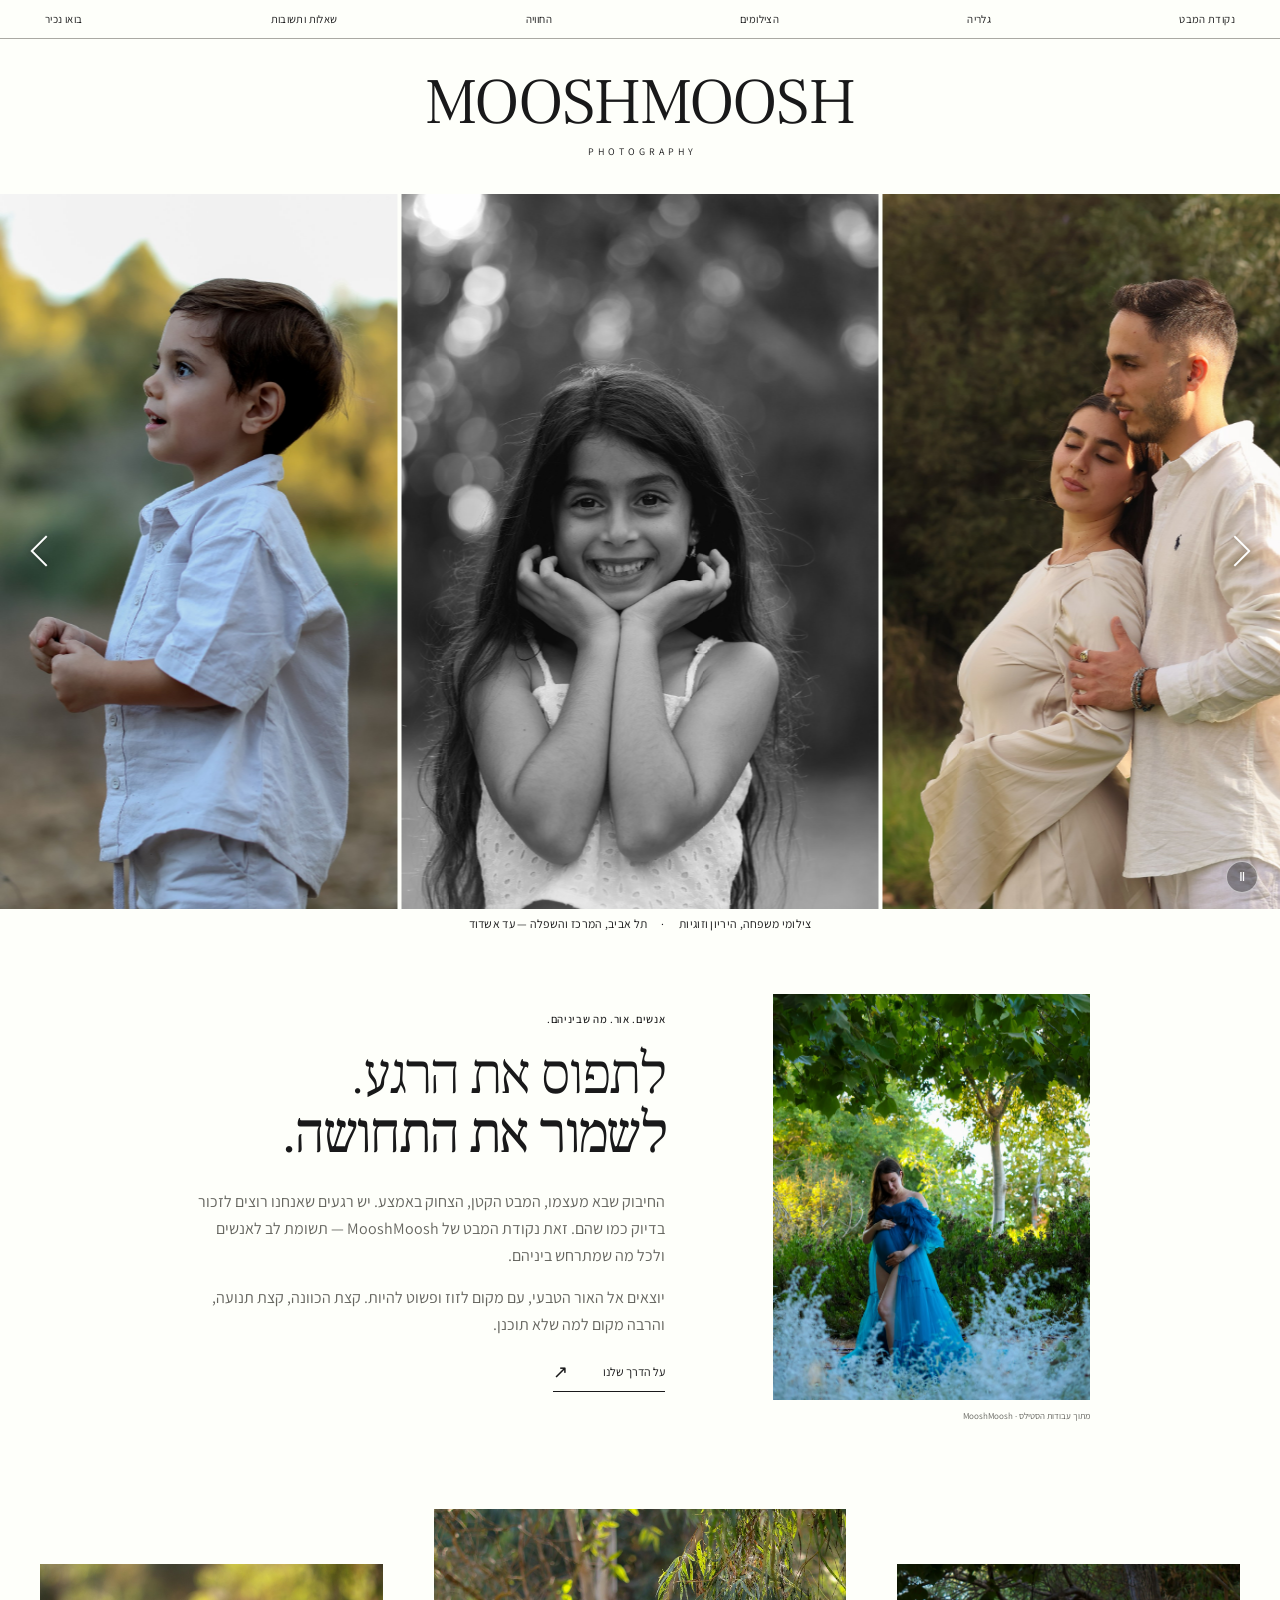
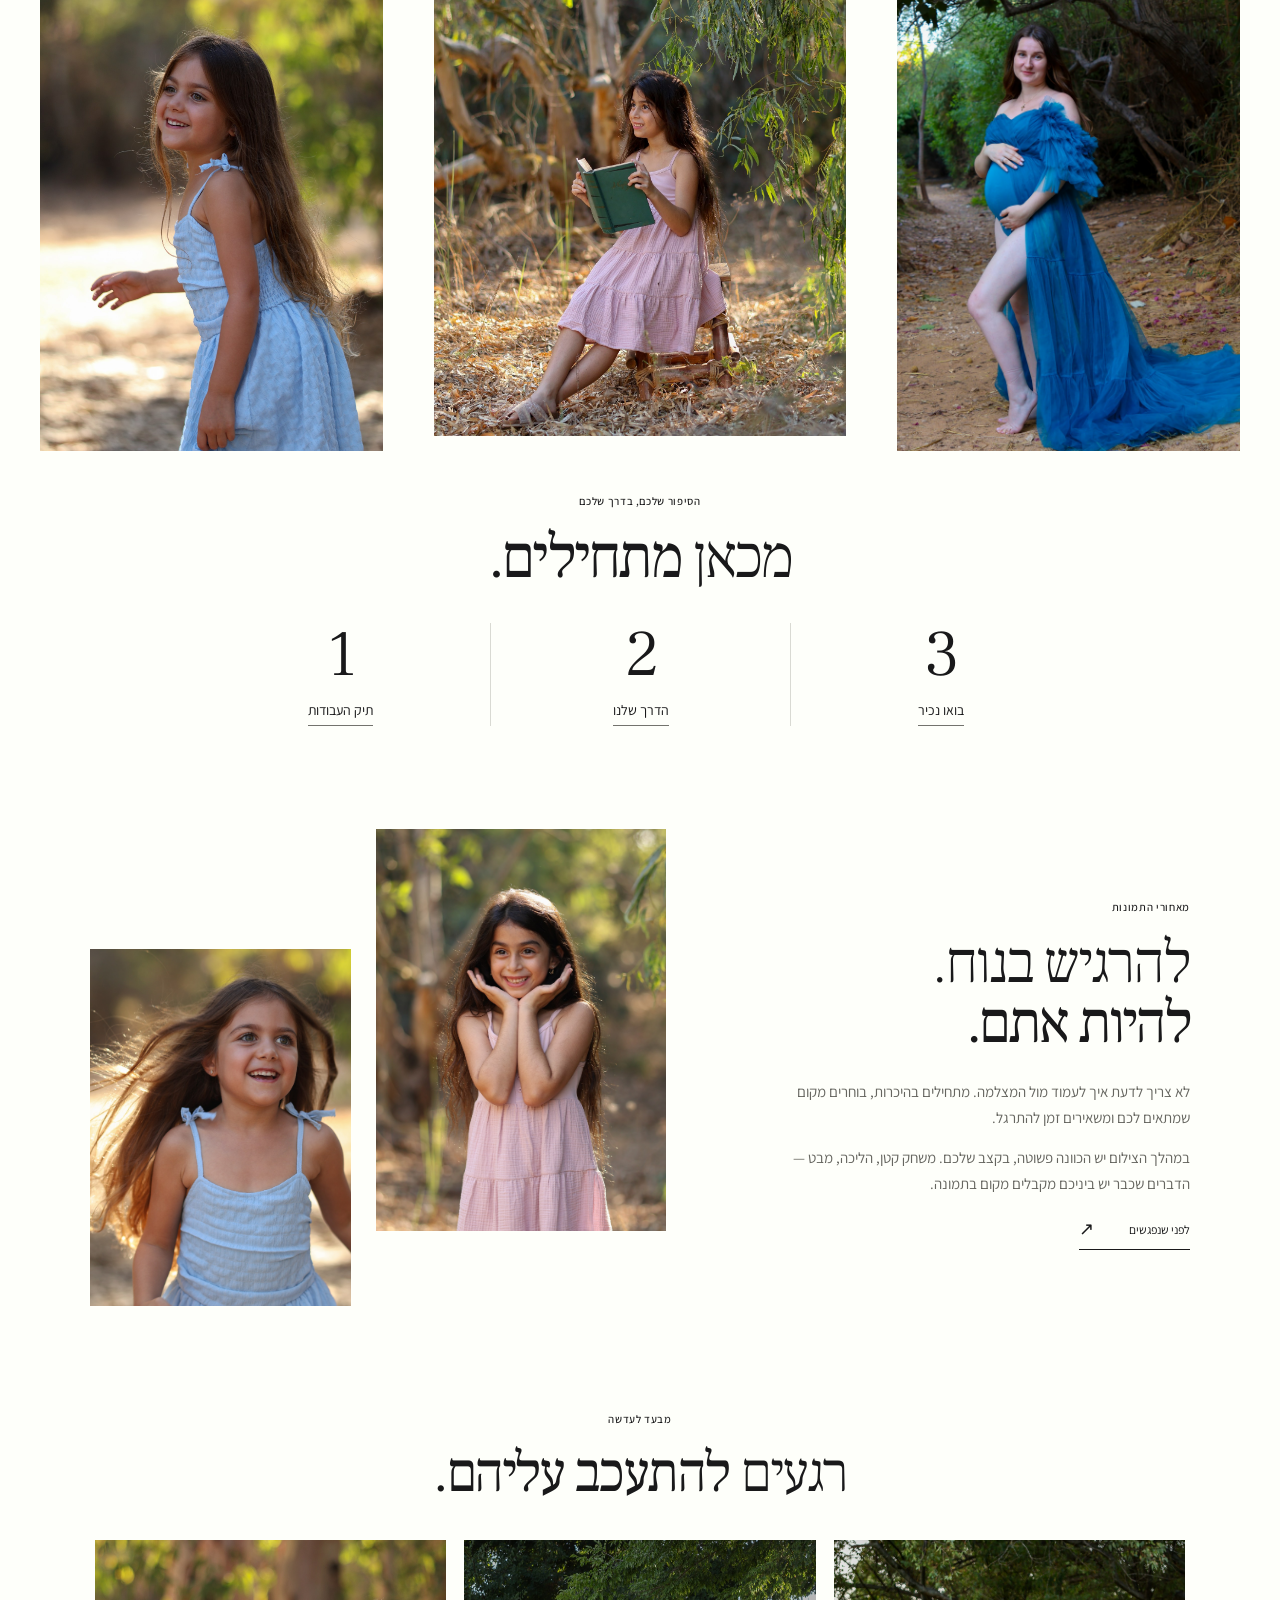
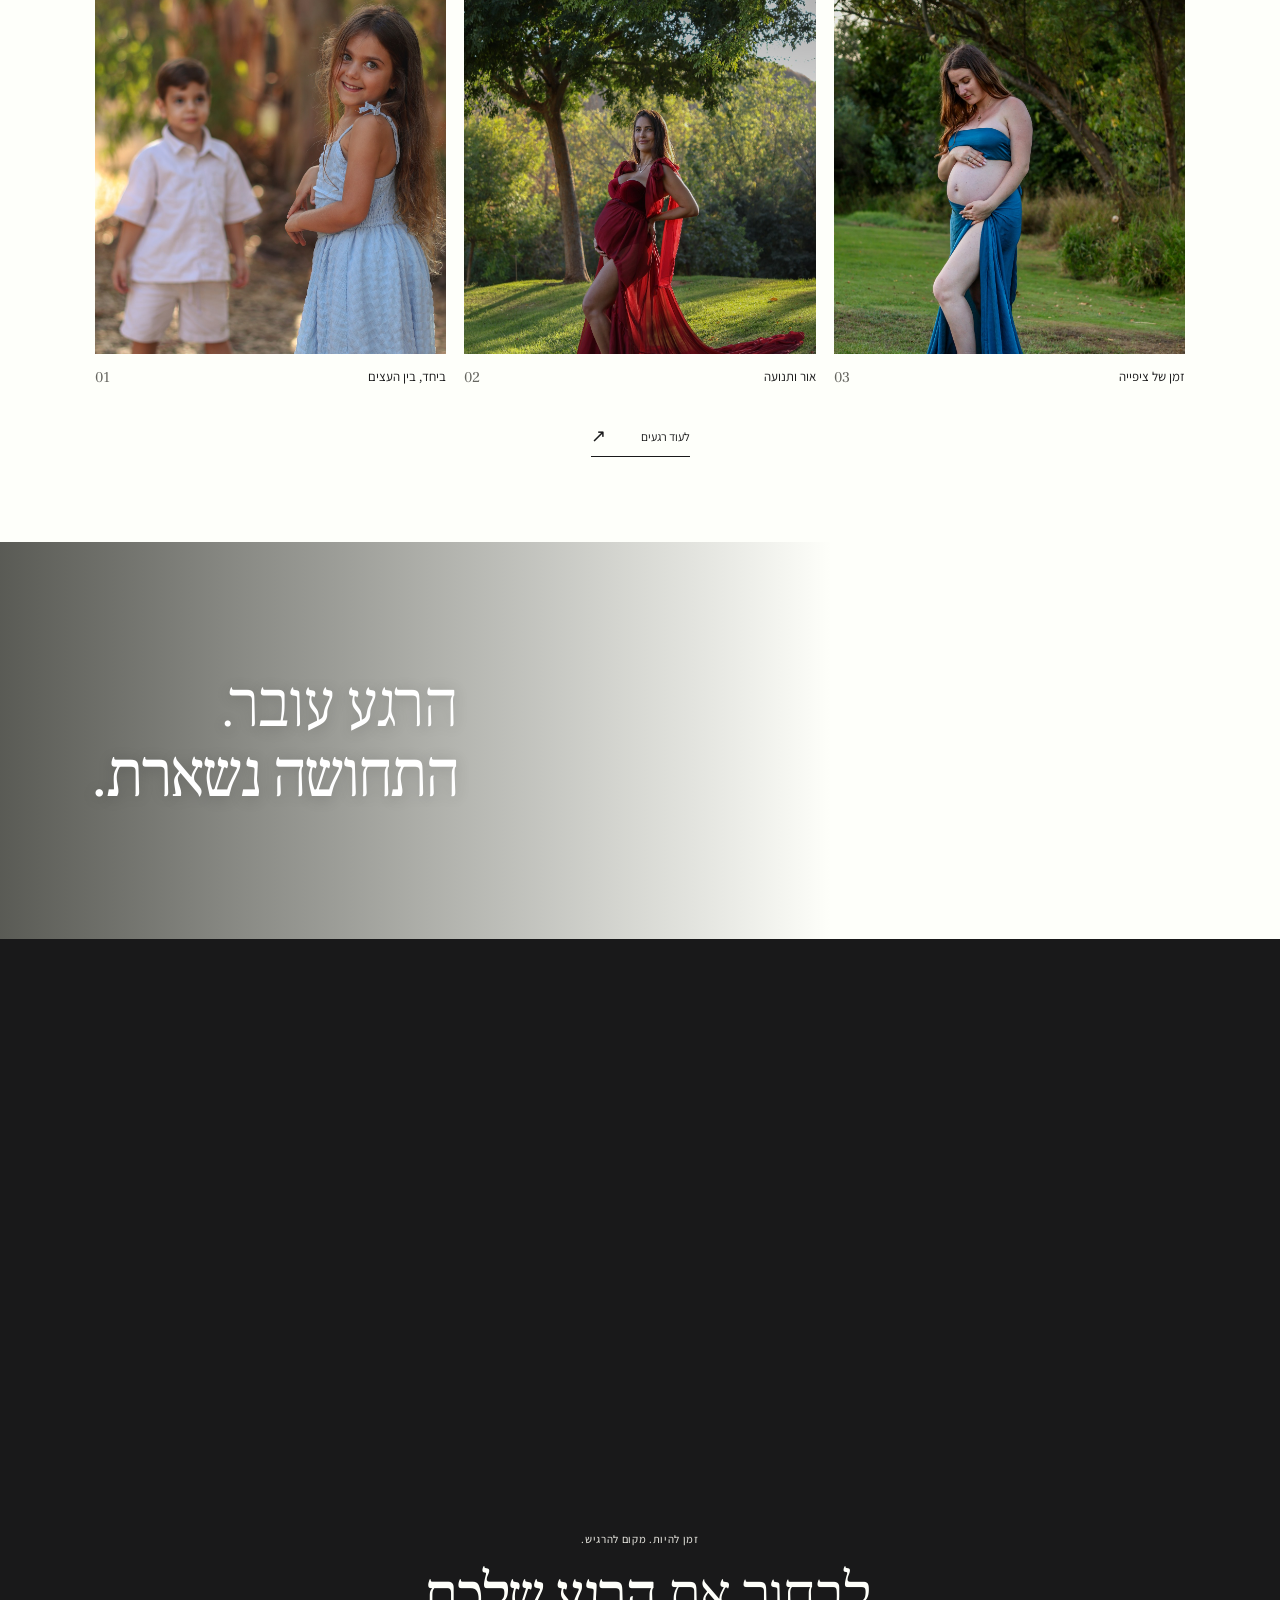
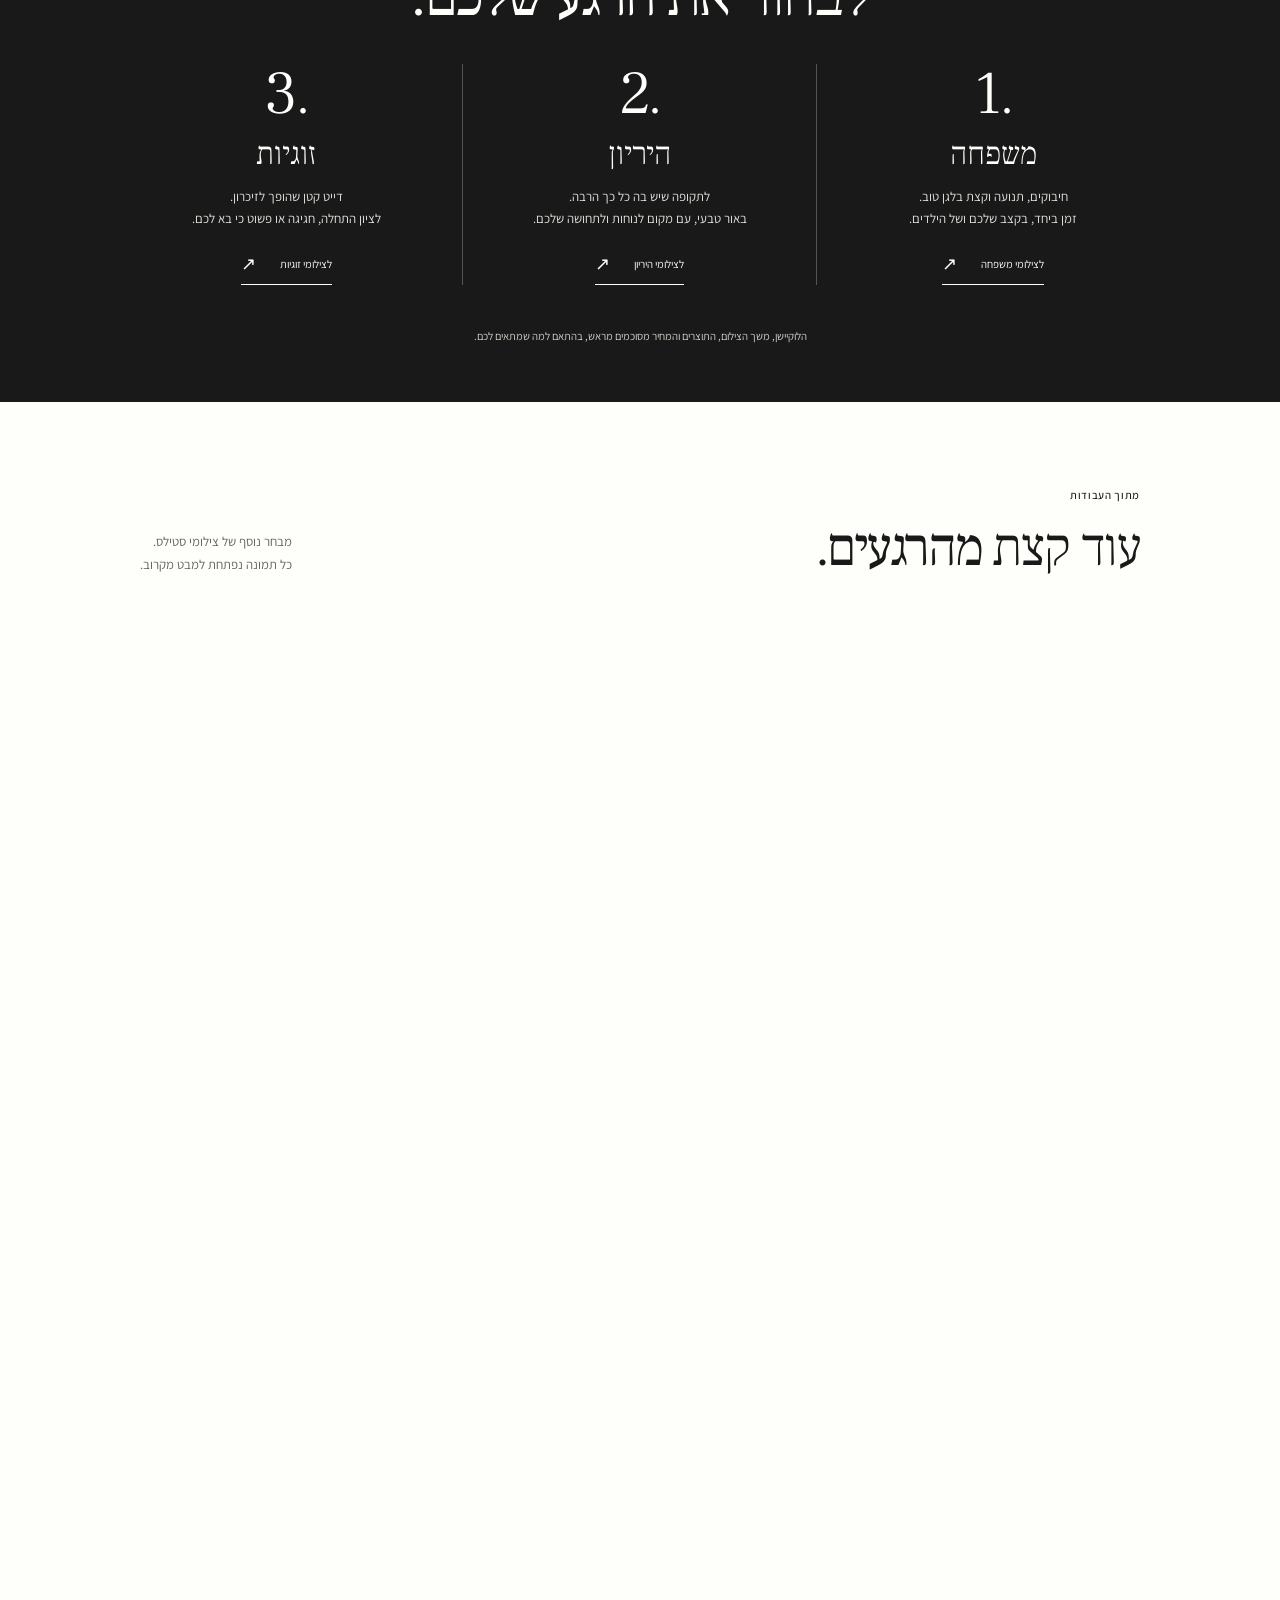
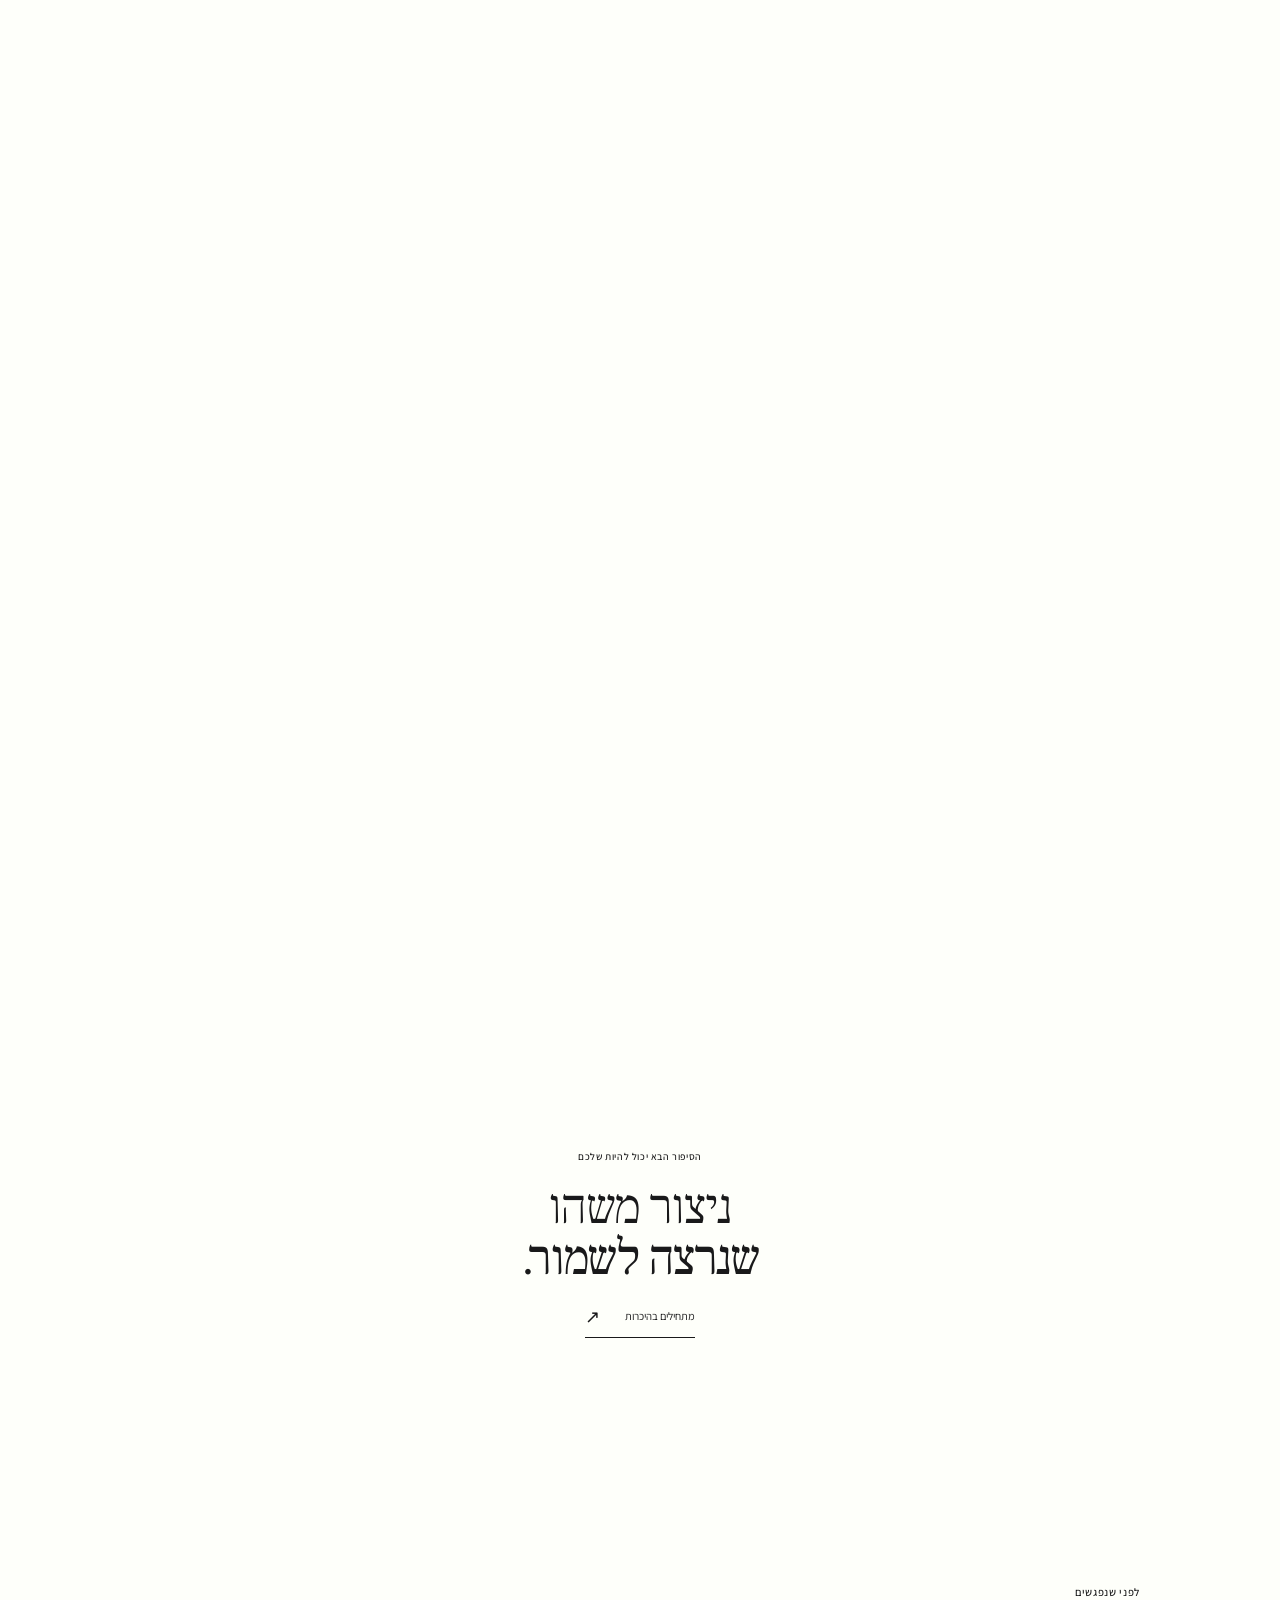
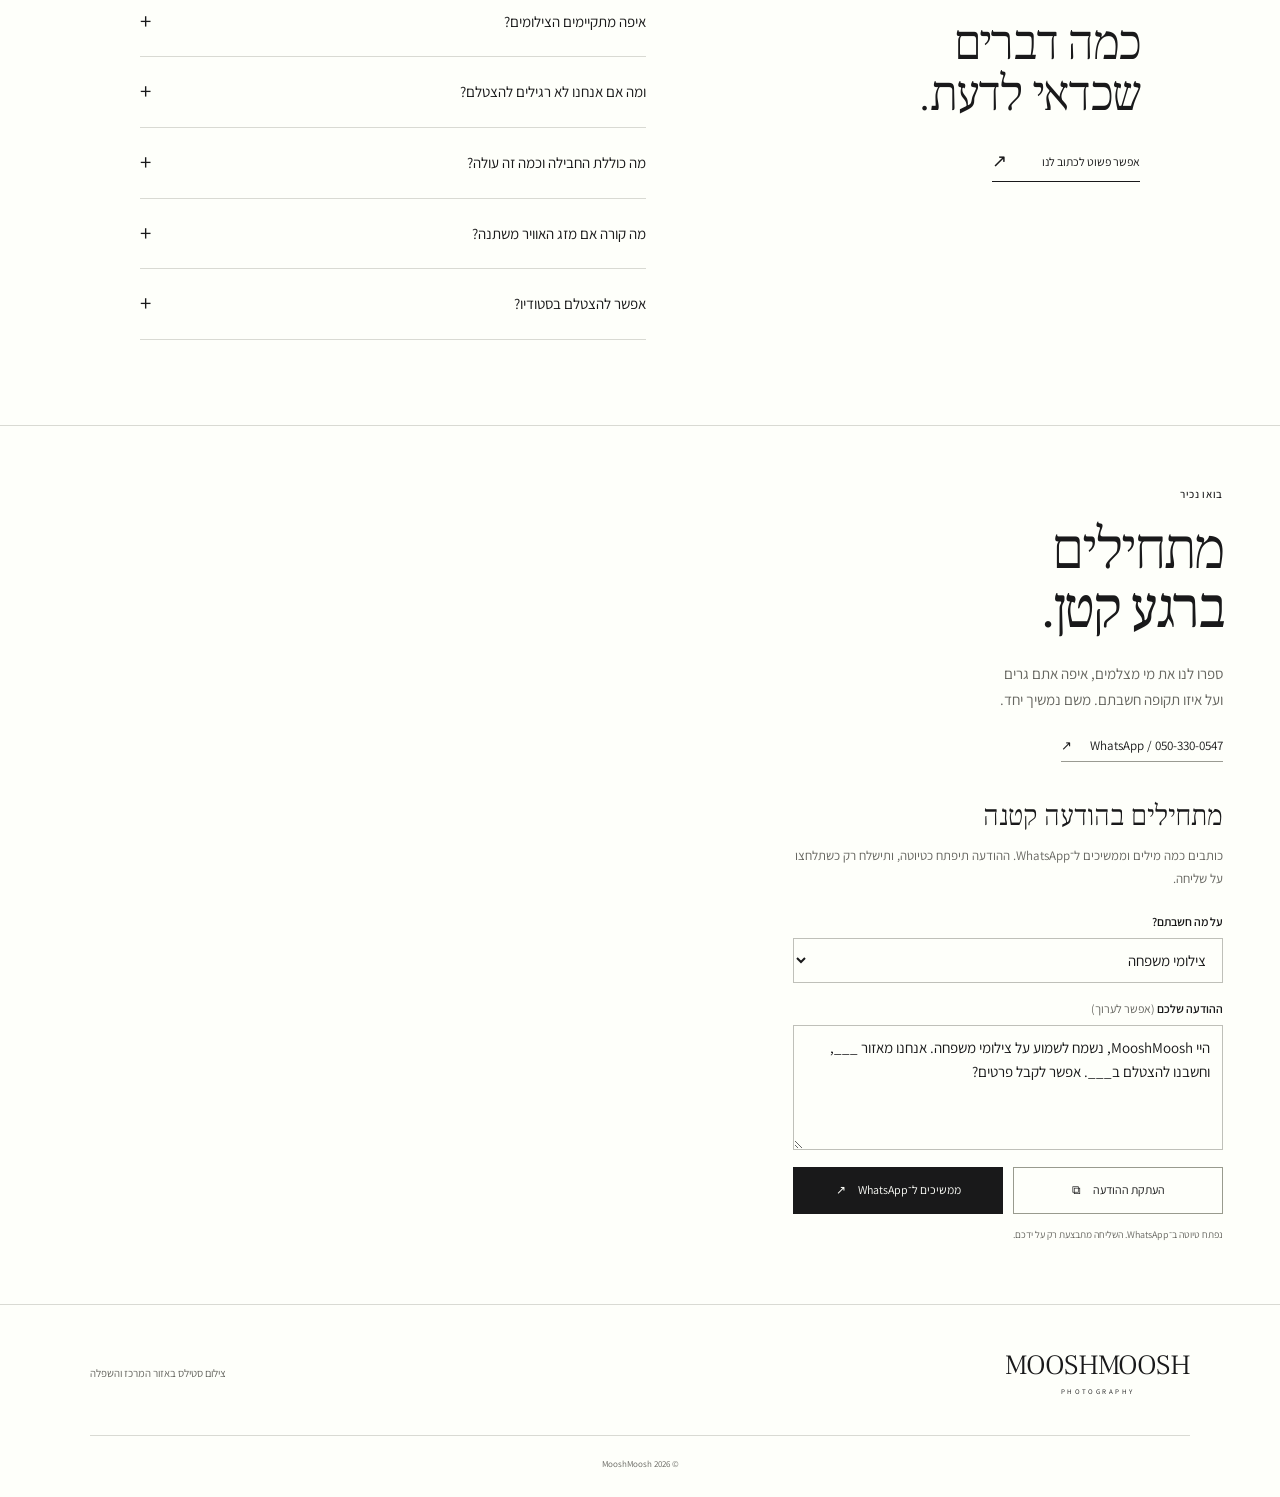
<file: index.html>
<!doctype html>
<html lang="he" dir="rtl">
<head>
  <meta name="robots" content="noindex, nofollow">
  <meta charset="utf-8">
  <meta name="viewport" content="width=device-width, initial-scale=1">
  <meta name="theme-color" content="#fefffa">
  <title>MooshMoosh Photography — צילומי משפחה, היריון וזוגיות</title>
  <meta name="description" content="צילום סטילס למשפחות, להיריון ולזוגיות עם MooshMoosh. צילומי חוץ באור טבעי באזור תל אביב, המרכז והשפלה עד אשדוד.">
  <meta property="og:type" content="website">
  <meta property="og:locale" content="he_IL">
  <meta property="og:title" content="MooshMoosh Photography — אנשים, אור ומה שביניהם">
  <meta property="og:description" content="צילומי משפחה, היריון וזוגיות. מקום להיות אתם, ורגעים שנרצה לשמור.">
  <meta property="og:image" content="assets/stills-01.jpg">
  <link rel="icon" href="assets/favicon.svg" type="image/svg+xml">
  <link rel="stylesheet" href="fonts.css">
  <link rel="stylesheet" href="candace.css">
  <link rel="stylesheet" href="lightbox.css">
  <script src="app.js" defer></script>
  <script src="carousel.js" defer></script>
  <script src="reveal.js" defer></script>
</head>
<body>
  <a class="skip-link" href="#main">דילוג לתוכן</a>
  <header class="slim-header"><a class="mobile-wordmark" href="#" lang="en" dir="ltr">MooshMoosh</a><button class="menu-toggle" type="button" aria-expanded="false" aria-controls="main-nav"><span>תפריט</span><span class="menu-icon" aria-hidden="true"></span></button><nav id="main-nav" class="main-nav" aria-label="ניווט ראשי"><a href="#story">נקודת המבט</a><a href="#portfolio">גלריה</a><a href="#sessions">הצילומים</a><a href="#experience">החוויה</a><a href="#faq">שאלות ותשובות</a><a href="#contact">בואו נכיר</a></nav></header>
  <main id="main">
    <section class="opening" aria-labelledby="brand-title">
      <div class="masthead" data-reveal><h1 id="brand-title" lang="en" dir="ltr">MOOSHMOOSH</h1><p lang="en" dir="ltr">PHOTOGRAPHY</p></div>
      <div class="hero-carousel" role="region" aria-roledescription="קרוסלה" aria-label="רגעים נבחרים מתוך הצילומים">
        <div class="carousel-window" tabindex="0" aria-label="תמונות נבחרות; אפשר לעבור עם מקשי החצים">
          <div class="photo-triptych" id="carousel-track" aria-label="מבחר מצילומי הסטילס של MooshMoosh">
          <a class="photo-link triptych-panel" href="assets/stills-01.jpg" data-gallery="0" data-caption="ילדים בטבע · MooshMoosh" aria-label="פתיחת תמונה בגודל מלא: ילד בחולצה לבנה מביט הצידה בחוץ"><img src="assets/stills-01.jpg" width="1365" height="2048" alt="ילד בחולצה לבנה מביט הצידה בחוץ"></a>
          <a class="photo-link triptych-panel" href="assets/stills-05.jpg" data-gallery="1" data-caption="ילדים בטבע · MooshMoosh" aria-label="פתיחת תמונה בגודל מלא: פורטרט בשחור ולבן של ילדה מחייכת, ידיה לצד פניה"><img src="assets/stills-05.jpg" width="1365" height="2048" alt="פורטרט בשחור ולבן של ילדה מחייכת, ידיה לצד פניה" fetchpriority="high"></a>
          <a class="photo-link triptych-panel" href="assets/stills-37.jpg" data-gallery="36" data-caption="זוגיות באור טבעי · MooshMoosh" aria-label="פתיחת תמונה בגודל מלא: אישה נשענת בעיניים עצומות על בן זוגה בחיבוק באור שמש"><img src="assets/stills-37.jpg" width="1365" height="2048" alt="אישה נשענת בעיניים עצומות על בן זוגה בחיבוק באור שמש"></a>
          <a class="photo-link triptych-panel" href="assets/stills-09.jpg" data-gallery="2" data-caption="באור טבעי · MooshMoosh" aria-label="פתיחת תמונה בגודל מלא: אישה בשמלה ארוכה בגוון בורדו עומדת על הדשא ומביטה הצידה"><img src="assets/stills-09.jpg" width="1365" height="2048" alt="אישה בשמלה ארוכה בגוון בורדו עומדת על הדשא ומביטה הצידה"></a>
          <a class="photo-link triptych-panel" href="assets/stills-35.jpg" data-gallery="34" data-caption="זוגיות בטבע · MooshMoosh" aria-label="פתיחת תמונה בגודל מלא: צילום מקרוב של זוג מחובק, המצחים נוגעים והעיניים עצומות"><img src="assets/stills-35.jpg" width="1365" height="2048" alt="צילום מקרוב של זוג מחובק, המצחים נוגעים והעיניים עצומות"></a>
          <a class="photo-link triptych-panel" href="assets/stills-17.jpg" data-gallery="3" data-caption="ילדים בטבע · MooshMoosh" aria-label="פתיחת תמונה בגודל מלא: ילד וילדה נשענים יחד על גזע עץ"><img src="assets/stills-17.jpg" width="1365" height="2048" alt="ילד וילדה נשענים יחד על גזע עץ"></a>
          <a class="photo-link triptych-panel" href="assets/stills-29.jpg" data-gallery="4" data-caption="באור טבעי · MooshMoosh" aria-label="פתיחת תמונה בגודל מלא: אישה בשמלה כחולה על הדשא, ידה על הבטן"><img src="assets/stills-29.jpg" width="1365" height="2048" alt="אישה בשמלה כחולה על הדשא, ידה על הבטן"></a>
          <a class="photo-link triptych-panel" href="assets/stills-38.jpg" data-gallery="37" data-caption="זוגיות בטבע · MooshMoosh" aria-label="פתיחת תמונה בגודל מלא: אישה מחייכת אל בן זוגה ומניחה יד על כתפו מול רקע ירוק"><img src="assets/stills-38.jpg" width="1365" height="2048" alt="אישה מחייכת אל בן זוגה ומניחה יד על כתפו מול רקע ירוק"></a>
          <a class="photo-link triptych-panel" href="assets/stills-21.jpg" data-gallery="5" data-caption="ילדים בטבע · MooshMoosh" aria-label="פתיחת תמונה בגודל מלא: ילדה בבגדים לבנים יושבת על מזוודה"><img src="assets/stills-21.jpg" width="1365" height="2048" alt="ילדה בבגדים לבנים יושבת על מזוודה"></a>
          <a class="photo-link triptych-panel" href="assets/stills-28.jpg" data-gallery="6" data-caption="באור טבעי · MooshMoosh" aria-label="פתיחת תמונה בגודל מלא: אישה מחייכת בשמלה אדומה מתחת לעץ מואר"><img src="assets/stills-28.jpg" width="1365" height="2048" alt="אישה מחייכת בשמלה אדומה מתחת לעץ מואר"></a>
          </div>
        </div>
        <div class="carousel-controls"><button class="carousel-arrow carousel-previous" type="button" aria-label="הצילום הקודם" aria-controls="carousel-track"><span aria-hidden="true">‹</span></button><button class="carousel-arrow carousel-next" type="button" aria-label="הצילום הבא" aria-controls="carousel-track"><span aria-hidden="true">›</span></button><button class="carousel-playback" type="button" aria-label="עצירת התנועה האוטומטית"><span aria-hidden="true">Ⅱ</span></button></div>
        <span class="visually-hidden" id="carousel-status" aria-live="polite"></span>
      </div>
      <p class="regional-line" data-reveal>צילומי משפחה, היריון וזוגיות <span aria-hidden="true">·</span> תל אביב, המרכז והשפלה — עד אשדוד</p>
    </section>

    <section id="story" class="story-section page-width" aria-labelledby="story-title">
      <div class="story-copy" data-reveal><p class="eyebrow">אנשים. אור. מה שביניהם.</p><h2 id="story-title">לתפוס את הרגע.<br><em>לשמור את התחושה.</em></h2><p>החיבוק שבא מעצמו, המבט הקטן, הצחוק באמצע. יש רגעים שאנחנו רוצים לזכור בדיוק כמו שהם. זאת נקודת המבט של MooshMoosh — תשומת לב לאנשים ולכל מה שמתרחש ביניהם.</p><p>יוצאים אל האור הטבעי, עם מקום לזוז ופשוט להיות. קצת הכוונה, קצת תנועה, והרבה מקום למה שלא תוכנן.</p><a class="underlined-link" href="#approach">על הדרך שלנו <span aria-hidden="true">↗</span></a></div>
      <figure class="story-portrait"><a class="photo-link " href="assets/stills-13.jpg" data-gallery="7" data-caption="באור טבעי · MooshMoosh" aria-label="פתיחת תמונה בגודל מלא: אישה בשמלה כחולה ממוסגרת בעלים ופרחים לבנים"><img src="assets/stills-13.jpg" width="1365" height="2048" alt="אישה בשמלה כחולה ממוסגרת בעלים ופרחים לבנים" loading="lazy" decoding="async"></a><figcaption>מתוך עבודות הסטילס · MooshMoosh</figcaption></figure>
    </section>

    <section id="experience" class="experience-section" aria-labelledby="experience-title">
      <div class="experience-pictures">
        <figure><a class="photo-link " href="assets/stills-04.jpg" data-gallery="8" data-caption="ילדים בטבע · MooshMoosh" aria-label="פתיחת תמונה בגודל מלא: ילדה מחייכת בשמלה תכולה באור טבעי"><img src="assets/stills-04.jpg" width="1365" height="2048" alt="ילדה מחייכת בשמלה תכולה באור טבעי" loading="lazy" decoding="async"></a></figure>
        <figure><a class="photo-link " href="assets/stills-06.jpg" data-gallery="9" data-caption="ילדים בטבע · MooshMoosh" aria-label="פתיחת תמונה בגודל מלא: ילדה בשמלה סגולה יושבת עם ספר ירוק מתחת לעץ"><img src="assets/stills-06.jpg" width="1365" height="2048" alt="ילדה בשמלה סגולה יושבת עם ספר ירוק מתחת לעץ" loading="lazy" decoding="async"></a></figure>
        <figure><a class="photo-link " href="assets/stills-14.jpg" data-gallery="10" data-caption="באור טבעי · MooshMoosh" aria-label="פתיחת תמונה בגודל מלא: אישה בשמלה כחולה על שביל בין העצים"><img src="assets/stills-14.jpg" width="1742" height="2048" alt="אישה בשמלה כחולה על שביל בין העצים" loading="lazy" decoding="async"></a></figure>
      </div>
      <div class="centered-heading" data-reveal><p class="eyebrow">הסיפור שלכם, בדרך שלכם</p><h2 id="experience-title">מכאן <em>מתחילים.</em></h2></div>
      <ol class="experience-links page-width" data-reveal dir="ltr"><li><span class="large-number" aria-hidden="true">1</span><a href="#portfolio">תיק העבודות</a></li><li><span class="large-number" aria-hidden="true">2</span><a href="#approach">הדרך שלנו</a></li><li><span class="large-number" aria-hidden="true">3</span><a href="#contact">בואו נכיר</a></li></ol>
    </section>

    <section id="approach" class="approach-section page-width" aria-labelledby="approach-title">
      <div class="approach-pictures">
        <figure><a class="photo-link " href="assets/stills-18.jpg" data-gallery="11" data-caption="ילדים בטבע · MooshMoosh" aria-label="פתיחת תמונה בגודל מלא: ילדה מחייכת בשמלה תכולה רצה בחוץ"><img src="assets/stills-18.jpg" width="1365" height="2048" alt="ילדה מחייכת בשמלה תכולה רצה בחוץ" loading="lazy" decoding="async"></a></figure>
        <figure><a class="photo-link " href="assets/stills-22.jpg" data-gallery="12" data-caption="ילדים בטבע · MooshMoosh" aria-label="פתיחת תמונה בגודל מלא: ילדה בשמלה ורודה, ידיה לצד פניה"><img src="assets/stills-22.jpg" width="1365" height="2048" alt="ילדה בשמלה ורודה, ידיה לצד פניה" loading="lazy" decoding="async"></a></figure>
      </div>
      <div class="approach-copy" data-reveal><p class="eyebrow">מאחורי התמונות</p><h2 id="approach-title">להרגיש בנוח.<br><em>להיות אתם.</em></h2><p>לא צריך לדעת איך לעמוד מול המצלמה. מתחילים בהיכרות, בוחרים מקום שמתאים לכם ומשאירים זמן להתרגל.</p><p>במהלך הצילום יש הכוונה פשוטה, בקצב שלכם. משחק קטן, הליכה, מבט — הדברים שכבר יש ביניכם מקבלים מקום בתמונה.</p><a class="underlined-link" href="#faq">לפני שנפגשים <span aria-hidden="true">↗</span></a></div>
    </section>

    <section id="featured" class="featured-section page-width" aria-labelledby="featured-title">
      <div class="centered-heading" data-reveal><p class="eyebrow">מבעד לעדשה</p><h2 id="featured-title">רגעים <em>להתעכב עליהם.</em></h2></div>
      <div class="featured-pictures">
        <figure><a class="photo-link " href="assets/stills-03.jpg" data-gallery="13" data-caption="ילדים בטבע · MooshMoosh" aria-label="פתיחת תמונה בגודל מלא: ילדה בשמלה תכולה וילד בחולצה לבנה בין העצים"><img src="assets/stills-03.jpg" width="1365" height="2048" alt="ילדה בשמלה תכולה וילד בחולצה לבנה בין העצים" loading="lazy" decoding="async"></a><figcaption><span>ביחד, בין העצים</span><span class="small-index" aria-hidden="true">01</span></figcaption></figure>
        <figure><a class="photo-link " href="assets/stills-10.jpg" data-gallery="14" data-caption="באור טבעי · MooshMoosh" aria-label="פתיחת תמונה בגודל מלא: אישה בשמלה אדומה ארוכה עומדת מתחת לעץ"><img src="assets/stills-10.jpg" width="1365" height="2048" alt="אישה בשמלה אדומה ארוכה עומדת מתחת לעץ" loading="lazy" decoding="async"></a><figcaption><span>אור ותנועה</span><span class="small-index" aria-hidden="true">02</span></figcaption></figure>
        <figure><a class="photo-link " href="assets/stills-30.jpg" data-gallery="15" data-caption="באור טבעי · MooshMoosh" aria-label="פתיחת תמונה בגודל מלא: אישה בשמלה כחולה מביטה מטה אל בטנה"><img src="assets/stills-30.jpg" width="1365" height="2048" alt="אישה בשמלה כחולה מביטה מטה אל בטנה" loading="lazy" decoding="async"></a><figcaption><span>זמן של ציפייה</span><span class="small-index" aria-hidden="true">03</span></figcaption></figure>
      </div>
      <a class="underlined-link" href="#portfolio">לעוד רגעים <span aria-hidden="true">↗</span></a>
    </section>

    <section id="moments" class="slogan-section" aria-labelledby="slogan-title">
      <a class="photo-link slogan-photo" href="assets/stills-19.jpg" data-gallery="24" data-caption="ילדים בטבע · MooshMoosh" aria-label="פתיחת תמונה בגודל מלא: ילד וילדה יושבים על גזע עץ במבט רחב"><img src="assets/stills-19.jpg" width="2048" height="1365" alt="ילד וילדה יושבים על גזע עץ במבט רחב" loading="lazy" decoding="async"></a>
      <h2 id="slogan-title" data-reveal>הרגע עובר.<br><em>התחושה נשארת.</em></h2>
    </section>

    <section id="sessions" class="services-band" aria-labelledby="sessions-title">
      <div class="page-width">
        <div class="service-pictures">
        <figure><a class="photo-link " href="assets/stills-20.jpg" data-gallery="25" data-caption="ילדים בטבע · MooshMoosh" aria-label="פתיחת תמונה בגודל מלא: ילדה בשמלה תכולה עומדת בזרועות שלובות"><img src="assets/stills-20.jpg" width="1365" height="2048" alt="ילדה בשמלה תכולה עומדת בזרועות שלובות" loading="lazy" decoding="async"></a></figure>
        <figure><a class="photo-link " href="assets/stills-26.jpg" data-gallery="18" data-caption="באור טבעי · MooshMoosh" aria-label="פתיחת תמונה בגודל מלא: אישה בשמלת בורדו ארוכה עומדת על הדשא"><img src="assets/stills-26.jpg" width="1365" height="2048" alt="אישה בשמלת בורדו ארוכה עומדת על הדשא" loading="lazy" decoding="async"></a></figure>
        <figure><a class="photo-link " href="assets/stills-24.jpg" data-gallery="27" data-caption="ילדים בטבע · MooshMoosh" aria-label="פתיחת תמונה בגודל מלא: ילדה בבגדים לבנים עומדת וידיה על המותניים"><img src="assets/stills-24.jpg" width="1365" height="2048" alt="ילדה בבגדים לבנים עומדת וידיה על המותניים" loading="lazy" decoding="async"></a></figure>
        </div>
        <div class="centered-heading" data-reveal><p class="eyebrow">זמן להיות. מקום להרגיש.</p><h2 id="sessions-title">לבחור את <em>הרגע שלכם.</em></h2></div>
        <div class="service-columns"><article data-reveal><span class="large-number" aria-hidden="true">1.</span><h3>משפחה</h3><p>חיבוקים, תנועה וקצת בלגן טוב.<br>זמן ביחד, בקצב שלכם ושל הילדים.</p><a class="underlined-link" href="#contact" data-session="משפחה">לצילומי משפחה <span aria-hidden="true">↗</span></a></article><article data-reveal><span class="large-number" aria-hidden="true">2.</span><h3>היריון</h3><p>לתקופה שיש בה כל כך הרבה.<br>באור טבעי, עם מקום לנוחות ולתחושה שלכם.</p><a class="underlined-link" href="#contact" data-session="היריון">לצילומי היריון <span aria-hidden="true">↗</span></a></article><article data-reveal><span class="large-number" aria-hidden="true">3.</span><h3>זוגיות</h3><p>דייט קטן שהופך לזיכרון.<br>לציון התחלה, חגיגה או פשוט כי בא לכם.</p><a class="underlined-link" href="#contact" data-session="זוגיות">לצילומי זוגיות <span aria-hidden="true">↗</span></a></article></div>
        <p class="services-note" data-reveal>הלוקיישן, משך הצילום, התוצרים והמחיר מסוכמים מראש, בהתאם למה שמתאים לכם.</p>
      </div>
    </section>

    <section id="portfolio" class="portfolio-section page-width" aria-labelledby="portfolio-title">
      <div class="portfolio-heading" data-reveal><div><p class="eyebrow">מתוך העבודות</p><h2 id="portfolio-title">עוד קצת <em>מהרגעים.</em></h2></div><p>מבחר נוסף של צילומי סטילס.<br>כל תמונה נפתחת למבט מקרוב.</p></div>
      <div class="portfolio-grid">
        <a class="photo-link gallery-photo" href="assets/stills-16.jpg" data-gallery="19" data-caption="באור טבעי · MooshMoosh" aria-label="פתיחת תמונה בגודל מלא: אישה בשמלה כחולה מתחת לקשת ענפי עץ"><img src="assets/stills-16.jpg" width="1631" height="2048" alt="אישה בשמלה כחולה מתחת לקשת ענפי עץ" loading="lazy" decoding="async"></a>
        <a class="photo-link gallery-photo" href="assets/stills-08.jpg" data-gallery="20" data-caption="ילדים בטבע · MooshMoosh" aria-label="פתיחת תמונה בגודל מלא: ילדה מניחה את זרועותיה על כיסא כהה מול רקע עלים"><img src="assets/stills-08.jpg" width="1365" height="2048" alt="ילדה מניחה את זרועותיה על כיסא כהה מול רקע עלים" loading="lazy" decoding="async"></a>
        <a class="photo-link gallery-photo" href="assets/stills-11.jpg" data-gallery="21" data-caption="באור טבעי · MooshMoosh" aria-label="פתיחת תמונה בגודל מלא: פורטרט בשחור ולבן של אישה בשמלה כהה ארוכה"><img src="assets/stills-11.jpg" width="1365" height="2048" alt="פורטרט בשחור ולבן של אישה בשמלה כהה ארוכה" loading="lazy" decoding="async"></a>
        <a class="photo-link gallery-photo" href="assets/stills-12.jpg" data-gallery="22" data-caption="באור טבעי · MooshMoosh" aria-label="פתיחת תמונה בגודל מלא: אישה בבגד בגוון בורדו בין עלים ירוקים"><img src="assets/stills-12.jpg" width="1365" height="2048" alt="אישה בבגד בגוון בורדו בין עלים ירוקים" loading="lazy" decoding="async"></a>
        <a class="photo-link gallery-photo" href="assets/stills-15.jpg" data-gallery="23" data-caption="באור טבעי · MooshMoosh" aria-label="פתיחת תמונה בגודל מלא: אישה בבד כחול נשפך עומדת על הדשא"><img src="assets/stills-15.jpg" width="1365" height="2048" alt="אישה בבד כחול נשפך עומדת על הדשא" loading="lazy" decoding="async"></a>
        <a class="photo-link gallery-photo" href="assets/stills-36.jpg" data-gallery="35" data-caption="זוגיות בטבע · MooshMoosh" aria-label="פתיחת תמונה בגודל מלא: זוג בבגדים בהירים מביט זה בזו בחיבוק בין עלים ירוקים"><img src="assets/stills-36.jpg" width="1439" height="2048" alt="זוג בבגדים בהירים מביט זה בזו בחיבוק בין עלים ירוקים" loading="lazy" decoding="async"></a>
        <a class="photo-link gallery-photo" href="assets/stills-32.jpg" data-gallery="16" data-caption="באור טבעי · MooshMoosh" aria-label="פתיחת תמונה בגודל מלא: מבט מקרוב על ידיים המונחות על הבטן ובד כחול"><img src="assets/stills-32.jpg" width="1496" height="1689" alt="מבט מקרוב על ידיים המונחות על הבטן ובד כחול" loading="lazy" decoding="async"></a>
        <a class="photo-link gallery-photo" href="assets/stills-07.jpg" data-gallery="17" data-caption="ילדים בטבע · MooshMoosh" aria-label="פתיחת תמונה בגודל מלא: ילדה נשענת על כיסא עץ בין עלי השלכת"><img src="assets/stills-07.jpg" width="1365" height="2048" alt="ילדה נשענת על כיסא עץ בין עלי השלכת" loading="lazy" decoding="async"></a>
        <a class="photo-link gallery-photo" href="assets/stills-23.jpg" data-gallery="26" data-caption="ילדים בטבע · MooshMoosh" aria-label="פתיחת תמונה בגודל מלא: ילדה בשמלה ורודה עם ספר ירוק על כיסא"><img src="assets/stills-23.jpg" width="1365" height="2048" alt="ילדה בשמלה ורודה עם ספר ירוק על כיסא" loading="lazy" decoding="async"></a>
        <a class="photo-link gallery-photo" href="assets/stills-34.jpg" data-gallery="33" data-caption="זוגיות בטבע · MooshMoosh" aria-label="פתיחת תמונה בגודל מלא: זוג מתחבק לצד גזע עץ, האישה מביטה למצלמה"><img src="assets/stills-34.jpg" width="1365" height="2048" alt="זוג מתחבק לצד גזע עץ, האישה מביטה למצלמה" loading="lazy" decoding="async"></a>
        <a class="photo-link gallery-photo" href="assets/stills-33.jpg" data-gallery="32" data-caption="זוגיות בטבע · MooshMoosh" aria-label="פתיחת תמונה בגודל מלא: זוג בבגדים בהירים צוחק ומתחבק על שביל בין העצים"><img src="assets/stills-33.jpg" width="1365" height="2048" alt="זוג בבגדים בהירים צוחק ומתחבק על שביל בין העצים" loading="lazy" decoding="async"></a>
        <a class="photo-link gallery-photo" href="assets/stills-02.jpg" data-gallery="28" data-caption="ילדים בטבע · MooshMoosh" aria-label="פתיחת תמונה בגודל מלא: ילדה בשמלה תכולה יושבת מכורבלת על ענף עץ רחב"><img src="assets/stills-02.jpg" width="2048" height="1365" alt="ילדה בשמלה תכולה יושבת מכורבלת על ענף עץ רחב" loading="lazy" decoding="async"></a>
      </div>
    </section>

    <section id="together" class="invitation-section page-width" aria-labelledby="invitation-title">
      <figure><a class="photo-link " href="assets/stills-27.jpg" data-gallery="29" data-caption="באור טבעי · MooshMoosh" aria-label="פתיחת תמונה בגודל מלא: אישה בשמלת בורדו נוגעת בשערה בין עצים יבשים"><img src="assets/stills-27.jpg" width="1420" height="2048" alt="אישה בשמלת בורדו נוגעת בשערה בין עצים יבשים" loading="lazy" decoding="async"></a></figure><div data-reveal><p class="eyebrow">הסיפור הבא יכול להיות שלכם</p><h2 id="invitation-title">ניצור משהו<br><em>שנרצה לשמור.</em></h2><a class="underlined-link" href="#contact">מתחילים בהיכרות <span aria-hidden="true">↗</span></a></div><figure><a class="photo-link " href="assets/stills-31.jpg" data-gallery="30" data-caption="באור טבעי · MooshMoosh" aria-label="פתיחת תמונה בגודל מלא: אישה בשמלה כחולה בין פרחים לבנים"><img src="assets/stills-31.jpg" width="1365" height="2048" alt="אישה בשמלה כחולה בין פרחים לבנים" loading="lazy" decoding="async"></a></figure>
    </section>

    <section id="faq" class="faq-section page-width" aria-labelledby="faq-title"><div class="faq-heading" data-reveal><p class="eyebrow">לפני שנפגשים</p><h2 id="faq-title">כמה דברים<br>שכדאי לדעת.</h2><a class="underlined-link" href="#contact">אפשר פשוט לכתוב לנו <span aria-hidden="true">↗</span></a></div><div class="faq-list" data-reveal><details><summary>איפה מתקיימים הצילומים?<span aria-hidden="true">+</span></summary><p>הדגש הוא על צילומי חוץ באזור תל אביב, המרכז והשפלה עד אשדוד, ובטווח דומה לכיוונים נוספים. בוחרים לוקיישן שמתאים לסוג הצילום ולמקום שממנו אתם מגיעים. מיקום ועלויות נסיעה, אם נדרשות, מסוכמים מראש.</p></details><details><summary>ומה אם אנחנו לא רגילים להצטלם?<span aria-hidden="true">+</span></summary><p>אין צורך בניסיון מול מצלמה. נתחיל בהיכרות קצרה ובתנועה פשוטה, עם הכוונה לאורך הדרך. אפשר לעצור, לנשום ולקחת את הזמן להרגיש בנוח.</p></details><details><summary>מה כוללת החבילה וכמה זה עולה?<span aria-hidden="true">+</span></summary><p>ההצעה מותאמת לסוג הסשן ולמה שתרצו לצלם. לפני שסוגרים, תקבלו פירוט של משך הצילום, הלוקיישן, מספר התמונות הערוכות, מועד המסירה והמחיר הכולל.</p></details><details><summary>מה קורה אם מזג האוויר משתנה?<span aria-hidden="true">+</span></summary><p>לקראת צילומי חוץ בודקים את התחזית יחד. אם התנאים לא מתאימים, נתאם חלופה או מועד אחר בהתאם למה שנסכם בתהליך ההזמנה.</p></details><details><summary>אפשר להצטלם בסטודיו?<span aria-hidden="true">+</span></summary><p>כרגע העבודה מתמקדת בצילומי חוץ. אם תרצו סטודיו, אפשר לבדוק יחד חלל להשכרה לפי שעה. הזמינות ועלות ההשכרה ייכללו בהצעת המחיר לפני שתאשרו אותה.</p></details></div></section>

    <section id="contact" class="contact-section" aria-labelledby="contact-title">
      <a class="photo-link contact-photograph" href="assets/stills-25.jpg" data-gallery="31" data-caption="באור טבעי · MooshMoosh" aria-label="פתיחת תמונה בגודל מלא: אישה בהיריון בשמלת בורדו מוקפת בעלים"><img src="assets/stills-25.jpg" width="1838" height="2048" alt="אישה בהיריון בשמלת בורדו מוקפת בעלים" loading="lazy" decoding="async"></a>
      <div class="contact-content"><div class="contact-copy" data-reveal><p class="eyebrow">בואו נכיר</p><h2 id="contact-title">מתחילים<br><em>ברגע קטן.</em></h2><p>ספרו לנו את מי מצלמים, איפה אתם גרים<br>ועל איזו תקופה חשבתם. משם נמשיך יחד.</p><a class="contact-phone" href="https://wa.me/972503300547" target="_blank" rel="noopener noreferrer"><span lang="en" dir="ltr">WhatsApp / 050-330-0547</span> <span aria-hidden="true">↗</span></a></div>
        <div class="inquiry-panel"><h3 data-reveal>מתחילים בהודעה קטנה</h3><p class="inquiry-help" data-reveal id="inquiry-help">כותבים כמה מילים וממשיכים ל־WhatsApp. ההודעה תיפתח כטיוטה, ותישלח רק כשתלחצו על שליחה.</p><label for="session-type">על מה חשבתם?</label><select id="session-type"><option value="משפחה">צילומי משפחה</option><option value="היריון">צילומי היריון</option><option value="זוגיות">צילומי זוגיות</option><option value="עוד לא החלטנו">עוד לא החלטנו</option></select><label for="inquiry-message">ההודעה שלכם <span>(אפשר לערוך)</span></label><textarea id="inquiry-message" rows="4" aria-describedby="inquiry-help">היי MooshMoosh, נשמח לשמוע על צילומי משפחה. אנחנו מאזור ___, וחשבנו להצטלם ב___. אפשר לקבל פרטים?</textarea><div class="inquiry-actions"><button class="button button-outline" type="button" id="copy-message">העתקת ההודעה <span aria-hidden="true">⧉</span></button><a class="button button-dark" id="whatsapp-link" href="https://wa.me/972503300547" target="_blank" rel="noopener noreferrer"><span>ממשיכים ל־<bdi>WhatsApp</bdi></span><span aria-hidden="true">↗</span></a></div><p class="inquiry-status" id="inquiry-status" aria-live="polite">נפתח טיוטה ב־WhatsApp. השליחה מתבצעת רק על ידכם.</p><noscript><p>אפשר להעתיק את ההודעה ידנית ולשלוח לנו ב־WhatsApp.</p></noscript></div>
      </div>
    </section>
  </main>
  <footer class="site-footer page-width"><a class="footer-wordmark" href="#" lang="en" dir="ltr">MOOSHMOOSH<span>PHOTOGRAPHY</span></a><p>צילום סטילס באזור המרכז והשפלה</p><span class="copyright">© <span id="current-year">2026</span> MooshMoosh</span></footer>
  <dialog class="lightbox" id="photo-dialog" aria-labelledby="viewer-title" aria-describedby="lightbox-caption">
    <header class="lightbox-header"><span class="lightbox-wordmark" id="viewer-title" lang="en" dir="ltr">MOOSHMOOSH</span><button class="lightbox-close" type="button" aria-label="סגירת התמונה" autofocus><span aria-hidden="true"></span></button></header>
    <figure class="lightbox-figure"><div class="lightbox-stage"><img id="lightbox-image" alt=""></div><figcaption class="lightbox-footer"><span id="lightbox-caption">צילום סטילס · MooshMoosh</span><span id="photo-counter" dir="ltr" aria-live="polite">1 / 38</span></figcaption></figure>
    <button class="lightbox-arrow lightbox-previous" type="button" id="previous-photo" aria-label="התמונה הקודמת"><span aria-hidden="true"></span></button>
    <button class="lightbox-arrow lightbox-next" type="button" id="next-photo" aria-label="התמונה הבאה"><span aria-hidden="true"></span></button>
  </dialog>
</body>
</html>
</file>
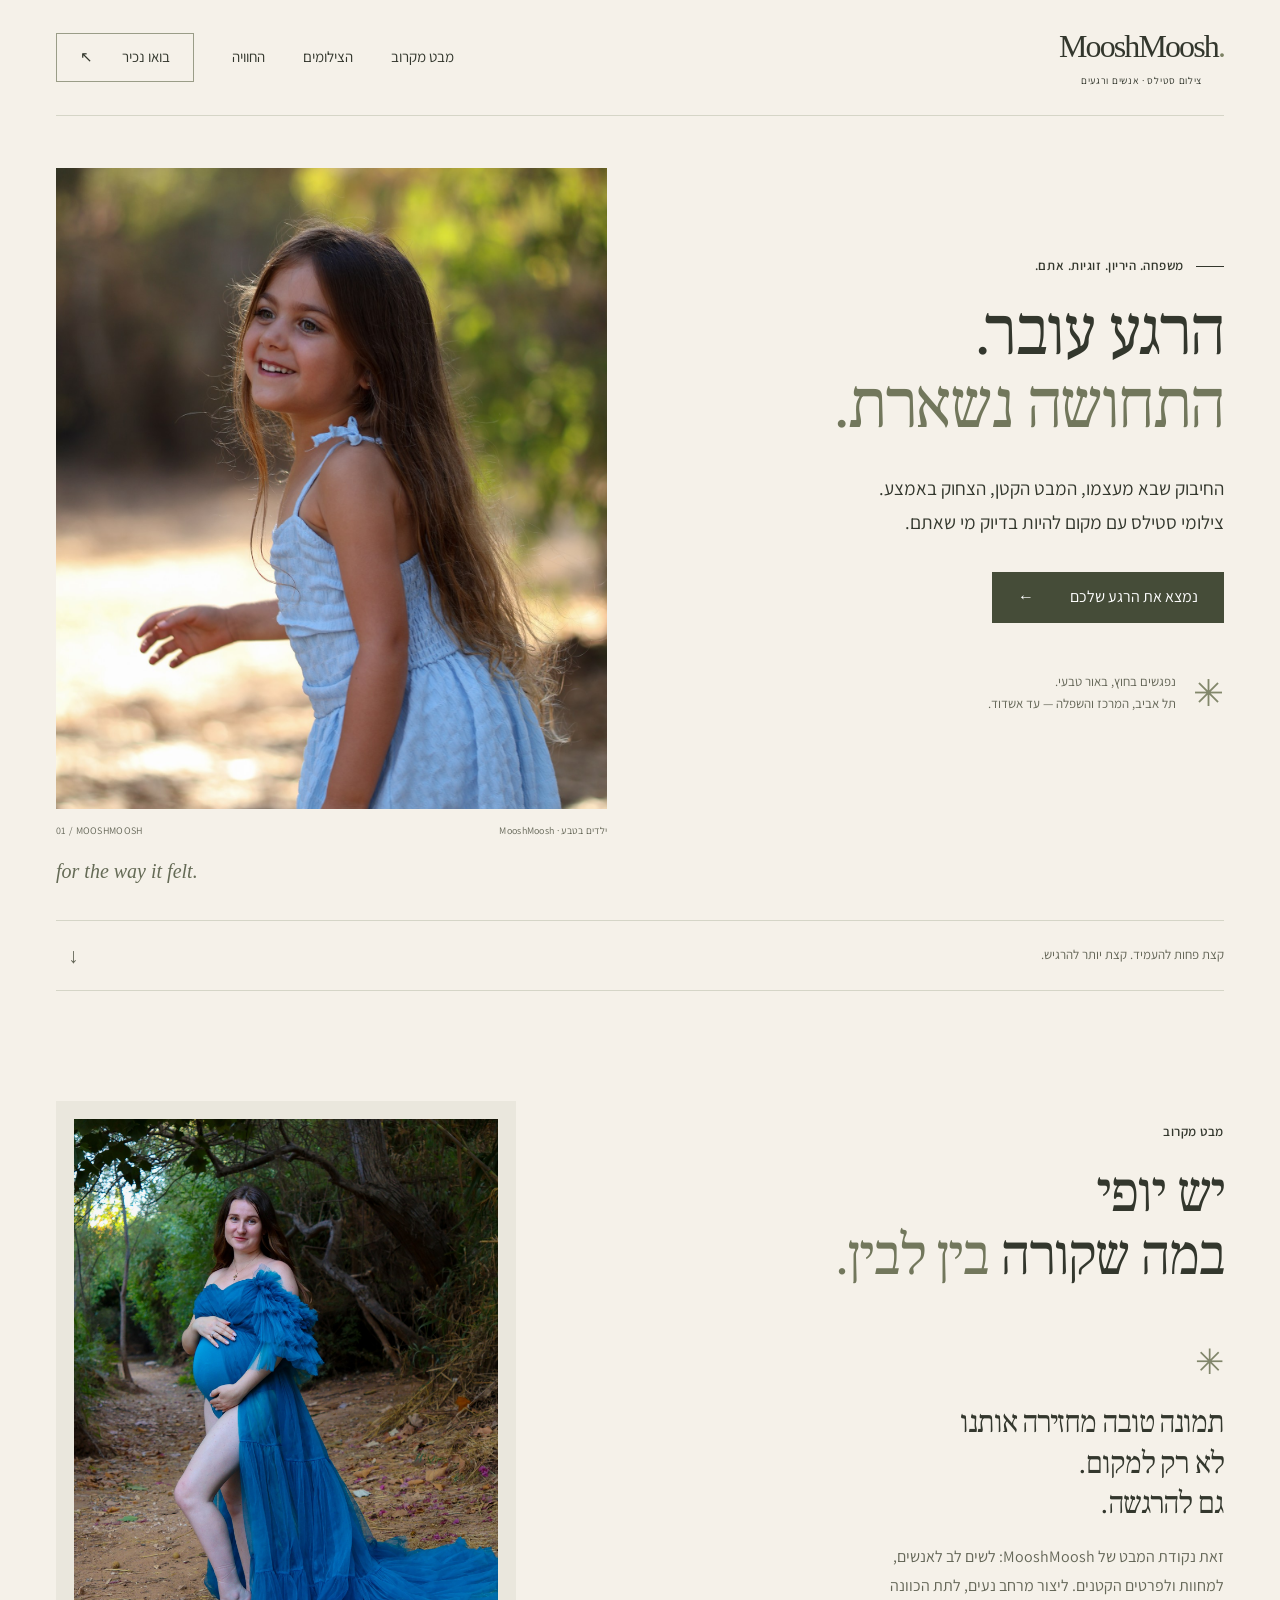
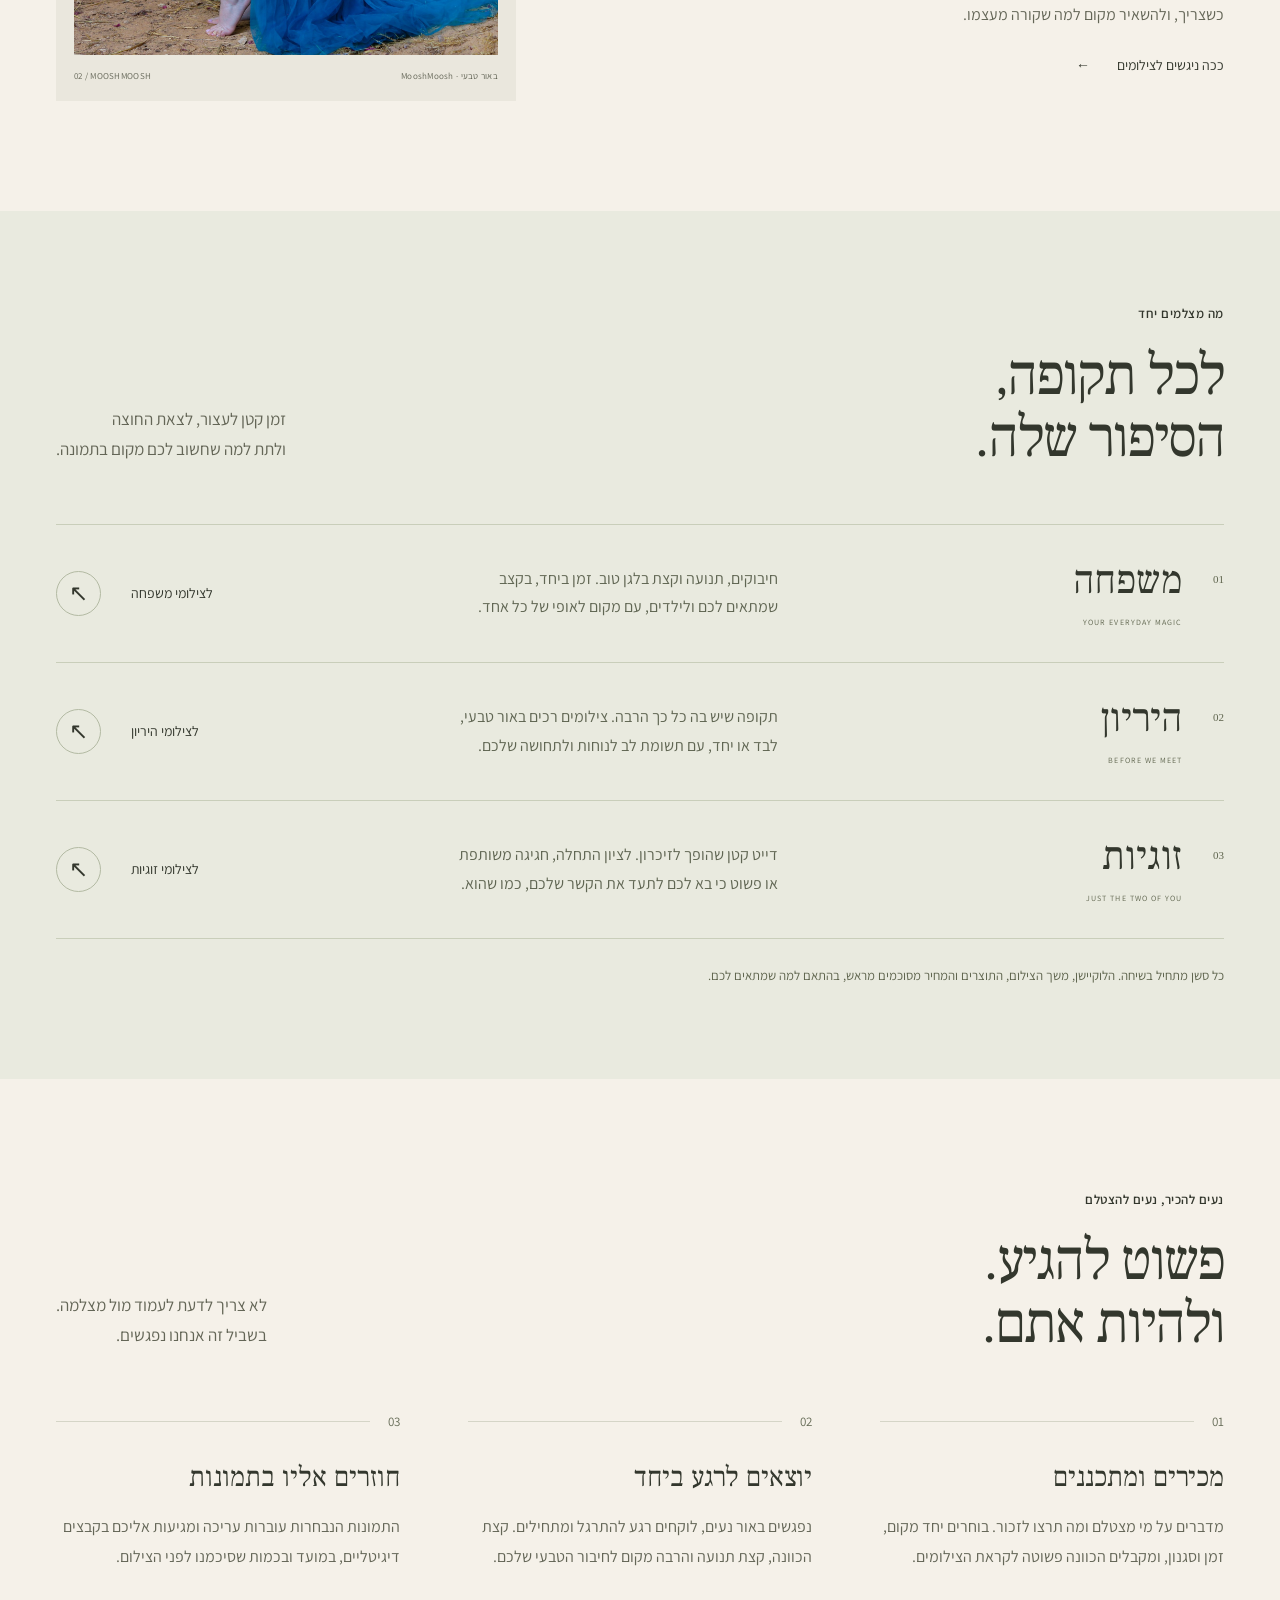
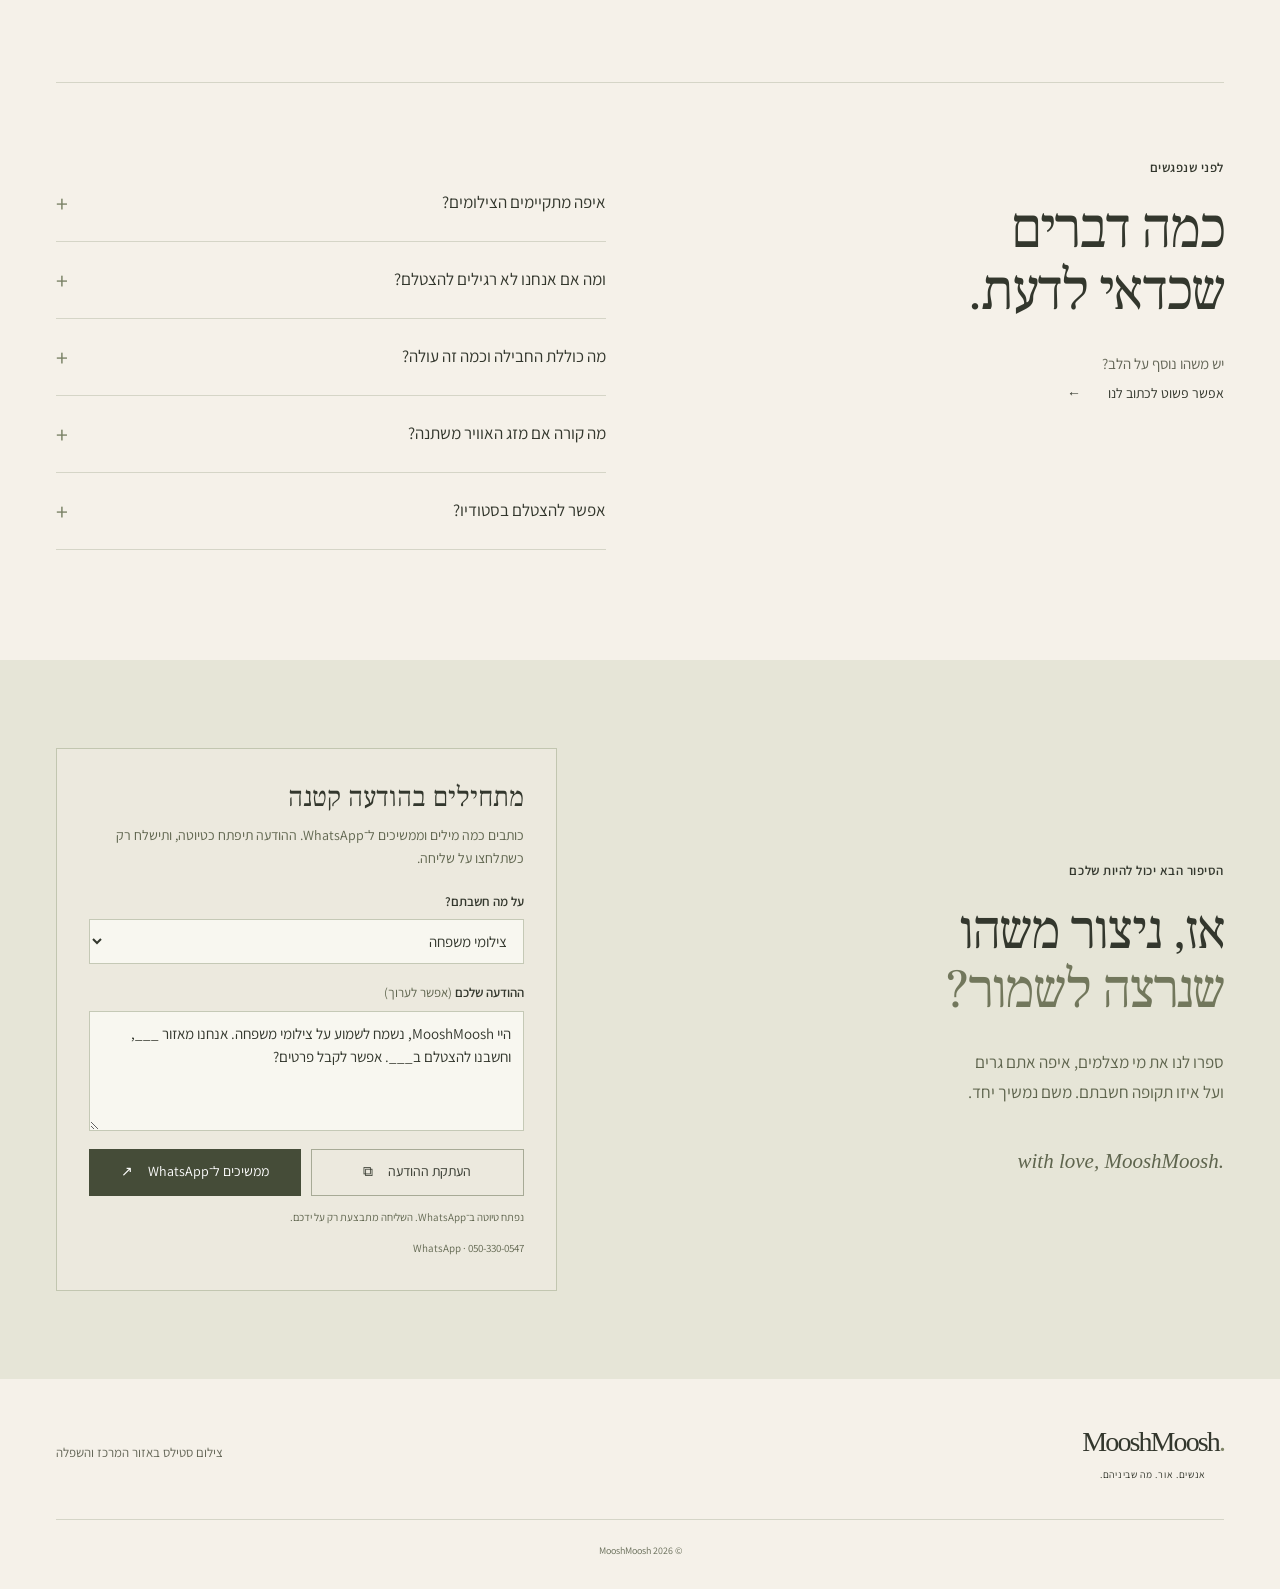
<file: concepts.html>
<!doctype html>
<html lang="he" dir="rtl">
<head>
  <meta name="robots" content="noindex, nofollow">
  <meta charset="utf-8">
  <meta name="viewport" content="width=device-width, initial-scale=1">
  <meta name="theme-color" content="#f5f1e9">
  <title>MooshMoosh — צילום סטילס, משפחה, היריון וזוגיות</title>
  <meta name="description" content="צילומי משפחה, היריון וזוגיות בחוץ עם MooshMoosh. חוויה אישית, הכנה פשוטה והכוונה לאורך הצילום, באזור תל אביב, המרכז והשפלה עד אשדוד.">
  <meta property="og:type" content="website">
  <meta property="og:locale" content="he_IL">
  <meta property="og:title" content="MooshMoosh — הרגע עובר. התחושה נשארת.">
  <meta property="og:description" content="צילום סטילס למשפחות, להיריון ולזוגיות. רגעים קטנים, עם מקום להיות אתם.">
  <meta property="og:image" content="assets/stills-04.jpg">
  <meta property="og:image:alt" content="ילדה מחייכת בשמלה תכולה באור טבעי">
  <link rel="icon" href="assets/favicon.svg" type="image/svg+xml">
  <link rel="stylesheet" href="fonts.css">
  <script src="theme.js"></script>
  <link rel="stylesheet" href="styles.css">
  <link rel="stylesheet" href="themes.css">
  <link rel="stylesheet" href="lightbox.css">
  <script src="app.js" defer></script>
</head>
<body>
  <a class="skip-link" href="#main">דילוג לתוכן</a>
  <header class="site-header container">
    <a class="wordmark" href="#" aria-label="MooshMoosh — לעמוד הבית"><span lang="en" dir="ltr">MooshMoosh<span class="brand-dot">.</span></span><small>צילום סטילס · אנשים ורגעים</small></a>
    <button class="menu-toggle" type="button" aria-expanded="false" aria-controls="main-nav"><span>תפריט</span><span class="menu-icon" aria-hidden="true"></span></button>
    <nav id="main-nav" class="main-nav" aria-label="ניווט ראשי">
      <a href="#moments">מבט מקרוב</a>
      <a href="#sessions">הצילומים</a>
      <a href="#experience">החוויה</a>
      <a class="nav-contact" href="#contact">בואו נכיר <span aria-hidden="true">↖</span></a>
    </nav>
  </header>

  <main id="main">
    <section class="hero container" aria-labelledby="hero-title">
      <div class="hero-copy">
        <p class="eyebrow"><span class="small-line" aria-hidden="true"></span>משפחה. היריון. זוגיות. אתם.</p>
        <h1 id="hero-title">הרגע עובר.<br><span>התחושה נשארת.</span></h1>
        <p class="hero-description">החיבוק שבא מעצמו, המבט הקטן, הצחוק באמצע.<br class="desktop-break"> צילומי סטילס עם מקום להיות בדיוק מי שאתם.</p>
        <a class="button button-dark" href="#contact">נמצא את הרגע שלכם <span aria-hidden="true">←</span></a>
        <div class="hero-footnote"><span class="sun-symbol" aria-hidden="true">✳</span><p>נפגשים בחוץ, באור טבעי.<br>תל אביב, המרכז והשפלה — עד אשדוד.</p></div>
      </div>
      <figure class="hero-figure">
        <a class="photo-link hero-photo" href="assets/stills-04.jpg" data-gallery="0" aria-label="פתיחת תמונה בגודל מלא: ילדה מחייכת בשמלה תכולה באור טבעי" data-caption="ילדים בטבע · MooshMoosh">
          <img src="assets/stills-04.jpg" width="1365" height="2048" alt="ילדה מחייכת בשמלה תכולה באור טבעי" fetchpriority="high">
          <span class="photo-open" aria-hidden="true">למבט מקרוב <span>↗</span></span>
        </a>
        <figcaption><span>ילדים בטבע · MooshMoosh</span><span lang="en" dir="ltr">01 / MOOSHMOOSH</span></figcaption>
      </figure>
      <span class="hero-note" lang="en" dir="ltr">for the way it felt.</span>
    </section>

    <div class="section-divider container"><span>קצת פחות להעמיד. קצת יותר להרגיש.</span><a href="#moments" aria-label="המשך למבט מקרוב"><span aria-hidden="true">↓</span></a></div>

    <section id="moments" class="moments-section container section-space" aria-labelledby="moments-title">
      <div class="moments-heading"><p class="eyebrow">מבט מקרוב</p><h2 id="moments-title">יש יופי<br>במה שקורה <em>בין לבין.</em></h2></div>
      <figure class="moment-figure">
        <a class="photo-link moment-photo" href="assets/stills-14.jpg" data-gallery="1" aria-label="פתיחת תמונה בגודל מלא: אישה בשמלה כחולה על שביל בין העצים" data-caption="באור טבעי · MooshMoosh">
          <img src="assets/stills-14.jpg" width="1742" height="2048" alt="אישה בשמלה כחולה על שביל בין העצים" loading="lazy">
          <span class="photo-open" aria-hidden="true">למבט מקרוב <span>↗</span></span>
        </a>
        <figcaption><span>באור טבעי · MooshMoosh</span><span lang="en" dir="ltr">02 / MOOSHMOOSH</span></figcaption>
      </figure>
      <div class="moments-story"><span class="asterisk" aria-hidden="true">✳</span><p class="large-copy">תמונה טובה מחזירה אותנו<br>לא רק למקום.<br>גם להרגשה.</p><p>זאת נקודת המבט של MooshMoosh: לשים לב לאנשים, למחוות ולפרטים הקטנים. ליצור מרחב נעים, לתת הכוונה כשצריך, ולהשאיר מקום למה שקורה מעצמו.</p><a class="text-link" href="#experience">ככה ניגשים לצילומים <span aria-hidden="true">←</span></a></div>
    </section>

    <section id="sessions" class="sessions-section" aria-labelledby="sessions-title">
      <div class="container">
        <div class="section-heading"><div><p class="eyebrow">מה מצלמים יחד</p><h2 id="sessions-title">לכל תקופה,<br>הסיפור שלה.</h2></div><p class="section-intro">זמן קטן לעצור, לצאת החוצה<br>ולתת למה שחשוב לכם מקום בתמונה.</p></div>
        <div class="session-list">
          <article class="session-row"><div class="session-name"><span class="session-number" aria-hidden="true">01</span><h3>משפחה</h3><small lang="en" dir="ltr">YOUR EVERYDAY MAGIC</small></div><p>חיבוקים, תנועה וקצת בלגן טוב. זמן ביחד, בקצב שמתאים לכם ולילדים, עם מקום לאופי של כל אחד.</p><a class="session-link" href="#contact" data-session="משפחה"><span>לצילומי משפחה</span><span class="circle-arrow" aria-hidden="true">↖</span></a></article>
          <article class="session-row"><div class="session-name"><span class="session-number" aria-hidden="true">02</span><h3>היריון</h3><small lang="en" dir="ltr">BEFORE WE MEET</small></div><p>תקופה שיש בה כל כך הרבה. צילומים רכים באור טבעי, לבד או יחד, עם תשומת לב לנוחות ולתחושה שלכם.</p><a class="session-link" href="#contact" data-session="היריון"><span>לצילומי היריון</span><span class="circle-arrow" aria-hidden="true">↖</span></a></article>
          <article class="session-row"><div class="session-name"><span class="session-number" aria-hidden="true">03</span><h3>זוגיות</h3><small lang="en" dir="ltr">JUST THE TWO OF YOU</small></div><p>דייט קטן שהופך לזיכרון. לציון התחלה, חגיגה משותפת או פשוט כי בא לכם לתעד את הקשר שלכם, כמו שהוא.</p><a class="session-link" href="#contact" data-session="זוגיות"><span>לצילומי זוגיות</span><span class="circle-arrow" aria-hidden="true">↖</span></a></article>
        </div>
        <p class="sessions-note">כל סשן מתחיל בשיחה. הלוקיישן, משך הצילום, התוצרים והמחיר מסוכמים מראש, בהתאם למה שמתאים לכם.</p>
      </div>
    </section>

    <section id="experience" class="experience-section container section-space" aria-labelledby="experience-title">
      <div class="section-heading"><div><p class="eyebrow">נעים להכיר, נעים להצטלם</p><h2 id="experience-title">פשוט להגיע.<br>ולהיות אתם.</h2></div><p class="section-intro">לא צריך לדעת לעמוד מול מצלמה.<br>בשביל זה אנחנו נפגשים.</p></div>
      <ol class="process-list">
        <li><span class="process-number" aria-hidden="true">01 <span>—</span></span><h3>מכירים ומתכננים</h3><p>מדברים על מי מצטלם ומה תרצו לזכור. בוחרים יחד מקום, זמן וסגנון, ומקבלים הכוונה פשוטה לקראת הצילומים.</p></li>
        <li><span class="process-number" aria-hidden="true">02 <span>—</span></span><h3>יוצאים לרגע ביחד</h3><p>נפגשים באור נעים, לוקחים רגע להתרגל ומתחילים. קצת הכוונה, קצת תנועה והרבה מקום לחיבור הטבעי שלכם.</p></li>
        <li><span class="process-number" aria-hidden="true">03 <span>—</span></span><h3>חוזרים אליו בתמונות</h3><p>התמונות הנבחרות עוברות עריכה ומגיעות אליכם בקבצים דיגיטליים, במועד ובכמות שסיכמנו לפני הצילום.</p></li>
      </ol>
    </section>

    <section class="faq-section container" aria-labelledby="faq-title">
      <div class="faq-heading"><p class="eyebrow">לפני שנפגשים</p><h2 id="faq-title">כמה דברים<br>שכדאי לדעת.</h2><p>יש משהו נוסף על הלב?<br><a class="text-link" href="#contact">אפשר פשוט לכתוב לנו <span aria-hidden="true">←</span></a></p></div>
      <div class="faq-list">
        <details><summary>איפה מתקיימים הצילומים?<span aria-hidden="true">+</span></summary><p>הדגש הוא על צילומי חוץ באזור תל אביב, המרכז והשפלה עד אשדוד, ובטווח דומה לכיוונים נוספים. בוחרים לוקיישן שמתאים לסוג הצילום ולמקום שממנו אתם מגיעים. מיקום ועלויות נסיעה, אם נדרשות, מסוכמים מראש.</p></details>
        <details><summary>ומה אם אנחנו לא רגילים להצטלם?<span aria-hidden="true">+</span></summary><p>אין צורך בניסיון מול מצלמה. נתחיל בהיכרות קצרה ובתנועה פשוטה, עם הכוונה לאורך הדרך. אפשר לעצור, לנשום ולקחת את הזמן להרגיש בנוח.</p></details>
        <details><summary>מה כוללת החבילה וכמה זה עולה?<span aria-hidden="true">+</span></summary><p>ההצעה מותאמת לסוג הסשן ולמה שתרצו לצלם. לפני שסוגרים, תקבלו פירוט של משך הצילום, הלוקיישן, מספר התמונות הערוכות, מועד המסירה והמחיר הכולל.</p></details>
        <details><summary>מה קורה אם מזג האוויר משתנה?<span aria-hidden="true">+</span></summary><p>לקראת צילומי חוץ בודקים את התחזית יחד. אם התנאים לא מתאימים, נתאם חלופה או מועד אחר בהתאם למה שנסכם בתהליך ההזמנה.</p></details>
        <details><summary>אפשר להצטלם בסטודיו?<span aria-hidden="true">+</span></summary><p>כרגע העבודה מתמקדת בצילומי חוץ. אם תרצו סטודיו, אפשר לבדוק יחד חלל להשכרה לפי שעה. הזמינות ועלות ההשכרה ייכללו בהצעת המחיר לפני שתאשרו אותה.</p></details>
      </div>
    </section>

    <section id="contact" class="contact-section" aria-labelledby="contact-title">
      <div class="container contact-layout">
        <div class="contact-copy"><p class="eyebrow">הסיפור הבא יכול להיות שלכם</p><h2 id="contact-title">אז, ניצור משהו<br><em>שנרצה לשמור?</em></h2><p>ספרו לנו את מי מצלמים, איפה אתם גרים<br>ועל איזו תקופה חשבתם. משם נמשיך יחד.</p><span class="contact-signature" lang="en" dir="ltr">with love, MooshMoosh.</span></div>
        <div class="inquiry-panel">
          <h3>מתחילים בהודעה קטנה</h3>
          <p class="inquiry-help" id="inquiry-help">כותבים כמה מילים וממשיכים ל־WhatsApp. ההודעה תיפתח כטיוטה, ותישלח רק כשתלחצו על שליחה.</p>
          <label for="session-type">על מה חשבתם?</label>
          <select id="session-type"><option value="משפחה">צילומי משפחה</option><option value="היריון">צילומי היריון</option><option value="זוגיות">צילומי זוגיות</option><option value="עוד לא החלטנו">עוד לא החלטנו</option></select>
          <label for="inquiry-message">ההודעה שלכם <span>(אפשר לערוך)</span></label>
          <textarea id="inquiry-message" rows="4" aria-describedby="inquiry-help">היי MooshMoosh, נשמח לשמוע על צילומי משפחה. אנחנו מאזור ___, וחשבנו להצטלם ב___. אפשר לקבל פרטים?</textarea>
          <div class="inquiry-actions"><button class="button button-outline" type="button" id="copy-message">העתקת ההודעה <span aria-hidden="true">⧉</span></button><a class="button button-dark" id="whatsapp-link" href="https://wa.me/972503300547" target="_blank" rel="noopener noreferrer"><span>ממשיכים ל־<bdi>WhatsApp</bdi></span><span aria-hidden="true">↗</span></a></div>
          <p class="inquiry-status" id="inquiry-status" aria-live="polite">נפתח טיוטה ב־WhatsApp. השליחה מתבצעת רק על ידכם.</p>
          <p class="inquiry-status"><bdi>WhatsApp · 050-330-0547</bdi></p>
          <noscript><p>אפשר להעתיק את ההודעה ידנית ולשלוח לנו ב־WhatsApp.</p></noscript>
        </div>
      </div>
    </section>
  </main>

  <footer class="site-footer container"><a class="wordmark" href="#"><span lang="en" dir="ltr">MooshMoosh<span class="brand-dot">.</span></span><small>אנשים. אור. מה שביניהם.</small></a><p>צילום סטילס באזור המרכז והשפלה</p><span class="copyright">© <span id="current-year">2026</span> MooshMoosh</span></footer>

  <dialog class="lightbox" id="photo-dialog" aria-labelledby="viewer-title" aria-describedby="lightbox-caption">
    <header class="lightbox-header"><span class="lightbox-wordmark" id="viewer-title" lang="en" dir="ltr">MOOSHMOOSH</span><button class="lightbox-close" type="button" aria-label="סגירת התמונה" autofocus><span aria-hidden="true"></span></button></header>
    <figure class="lightbox-figure"><div class="lightbox-stage"><img id="lightbox-image" alt=""></div><figcaption class="lightbox-footer"><span id="lightbox-caption">צילום סטילס · MooshMoosh</span><span id="photo-counter" dir="ltr" aria-live="polite">1 / 2</span></figcaption></figure>
    <button class="lightbox-arrow lightbox-previous" type="button" id="previous-photo" aria-label="התמונה הקודמת"><span aria-hidden="true"></span></button>
    <button class="lightbox-arrow lightbox-next" type="button" id="next-photo" aria-label="התמונה הבאה"><span aria-hidden="true"></span></button>
  </dialog>
</body>
</html>
</file>
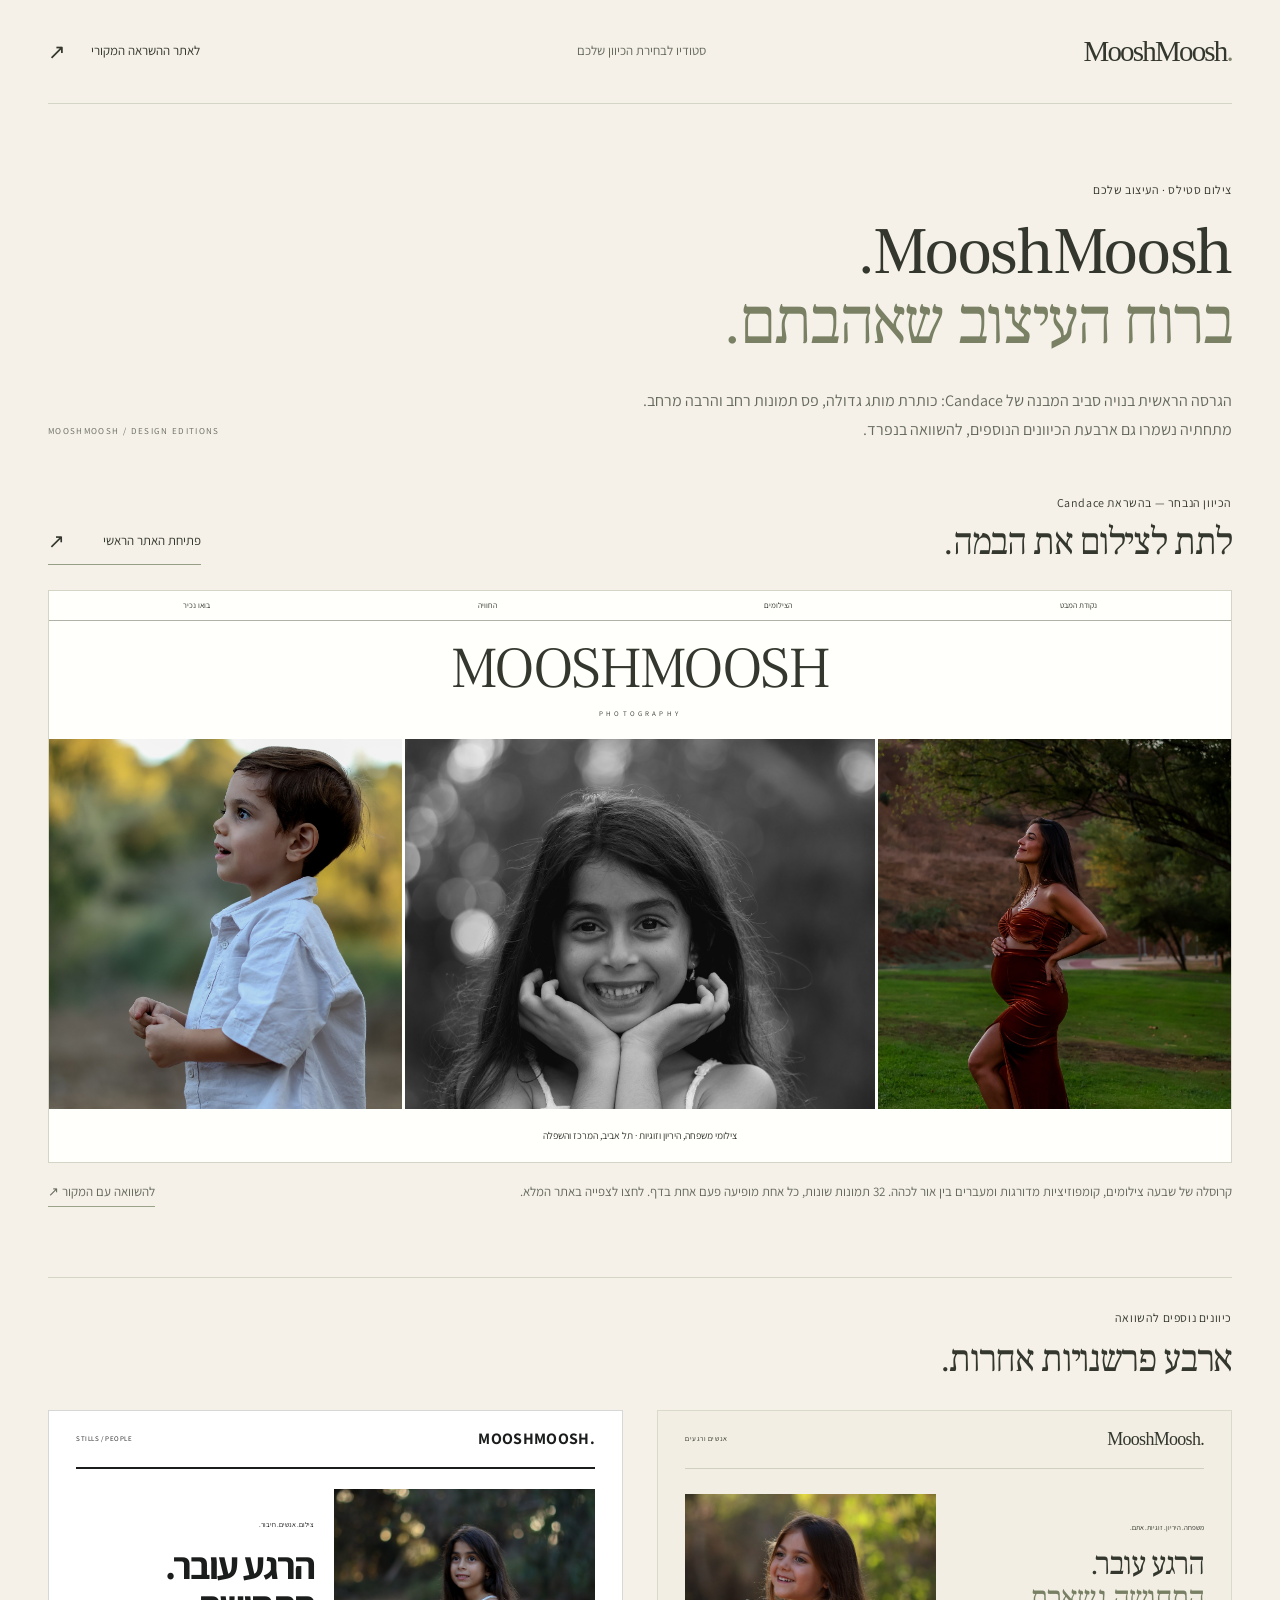
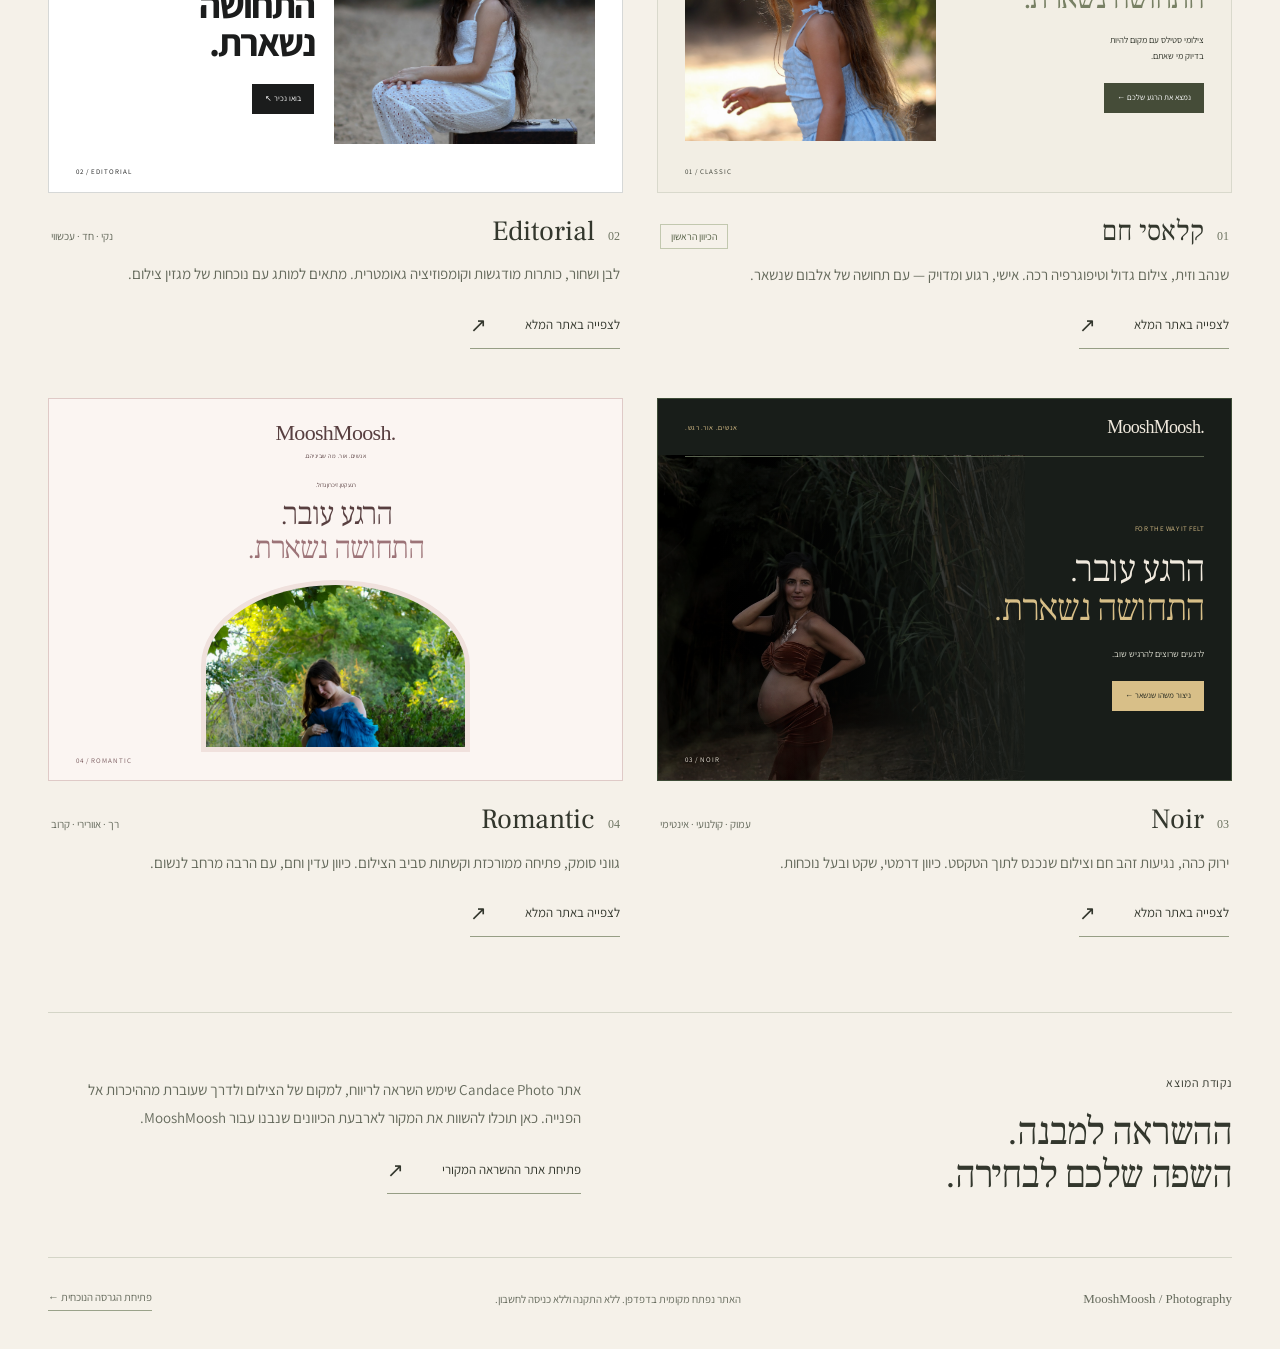
<file: designs.html>
<!doctype html>
<html lang="he" dir="rtl">
<head>
  <meta name="robots" content="noindex, nofollow">
  <meta charset="utf-8">
  <meta name="viewport" content="width=device-width, initial-scale=1">
  <meta name="theme-color" content="#f5f1e9">
  <title>MooshMoosh — העיצוב בהשראת Candace וחלופות נוספות</title>
  <meta name="description" content="הכיוון הנבחר לאתר MooshMoosh בהשראת המבנה של Candace Photo, לצד ארבע חלופות עיצוב מלאות להשוואה.">
  <link rel="icon" href="assets/favicon.svg" type="image/svg+xml">
  <link rel="stylesheet" href="fonts.css">
  <link rel="stylesheet" href="showroom.css">
</head>
<body>
  <a class="skip" href="#designs">דילוג לכיווני העיצוב</a>
  <header class="review-header wrap"><a class="logo" href="index.html" lang="en" dir="ltr">MooshMoosh<span>.</span></a><span class="review-label">סטודיו לבחירת הכיוון שלכם</span><a class="reference-link" href="https://candacephoto.com/" target="_blank" rel="noopener noreferrer">לאתר ההשראה המקורי <span aria-hidden="true">↗</span></a></header>
  <main>
    <section class="intro wrap"><p class="eyebrow">צילום סטילס · העיצוב שלכם</p><h1>MooshMoosh.<br><em>ברוח העיצוב שאהבתם.</em></h1><div class="intro-bottom"><p>הגרסה הראשית בנויה סביב המבנה של Candace: כותרת מותג גדולה, פס תמונות רחב והרבה מרחב.<br>מתחתיה נשמרו גם ארבעת הכיוונים הנוספים, להשוואה בנפרד.</p><span class="edition" lang="en" dir="ltr">MOOSHMOOSH / DESIGN EDITIONS</span></div></section>
    <section class="featured-design wrap" aria-labelledby="featured-title"><div class="featured-heading"><div><p class="eyebrow">הכיוון הנבחר — בהשראת Candace</p><h2 id="featured-title">לתת לצילום את הבמה.</h2></div><a class="view-link" href="index.html" target="_blank" rel="noopener">פתיחת האתר הראשי <span aria-hidden="true">↗</span></a></div><a class="featured-preview" href="index.html" target="_blank" rel="noopener" aria-label="פתיחת העיצוב הראשי בהשראת מבנה Candace"><div class="featured-nav"><span>נקודת המבט</span><span>הצילומים</span><span>החוויה</span><span>בואו נכיר</span></div><div class="featured-masthead"><strong lang="en" dir="ltr">MOOSHMOOSH</strong><small lang="en" dir="ltr">PHOTOGRAPHY</small></div><div class="featured-triptych"><div><img src="assets/stills-01.jpg" width="1365" height="2048" alt=""></div><div><img src="assets/stills-05.jpg" width="1365" height="2048" alt=""></div><div><img src="assets/stills-09.jpg" width="1365" height="2048" alt=""></div></div><p>צילומי משפחה, היריון וזוגיות · תל אביב, המרכז והשפלה</p></a><div class="featured-caption"><p>קרוסלה של שבעה צילומים, קומפוזיציות מדורגות ומעברים בין אור לכהה. 32 תמונות שונות, כל אחת מופיעה פעם אחת בדף. לחצו לצפייה באתר המלא.</p><a href="https://candacephoto.com/" target="_blank" rel="noopener noreferrer">להשוואה עם המקור ↗</a></div></section>
    <div class="alternatives-heading wrap"><p class="eyebrow">כיוונים נוספים להשוואה</p><h2>ארבע פרשנויות אחרות.</h2></div>
    <section id="designs" class="design-grid wrap" aria-label="ארבע חלופות עיצוב">
      <article class="design-card">
        <a class="preview preview-classic" href="concepts.html?style=classic" target="_blank" rel="noopener" aria-label="פתיחת האתר בעיצוב הקלאסי"><div class="mini-header"><span lang="en" dir="ltr">MooshMoosh.</span><span>אנשים ורגעים</span></div><div class="mini-content"><div class="mini-copy"><span class="mini-eyebrow">משפחה. היריון. זוגיות. אתם.</span><h2>הרגע עובר.<br><em>התחושה נשארת.</em></h2><p>צילומי סטילס עם מקום להיות<br>בדיוק מי שאתם.</p><span class="mini-button">נמצא את הרגע שלכם ←</span></div><img src="assets/stills-04.jpg" width="1365" height="2048" alt=""></div><span class="preview-tag">01 / CLASSIC</span></a>
        <div class="card-info"><div class="card-title"><span class="card-index">01</span><h3>קלאסי חם</h3><span class="current-tag">הכיוון הראשון</span></div><p>שנהב וזית, צילום גדול וטיפוגרפיה רכה. אישי, רגוע ומדויק — עם תחושה של אלבום שנשאר.</p><a class="view-link" href="concepts.html?style=classic" target="_blank" rel="noopener">לצפייה באתר המלא <span aria-hidden="true">↗</span></a></div>
      </article>
      <article class="design-card">
        <a class="preview preview-editorial" href="concepts.html?style=editorial" target="_blank" rel="noopener" aria-label="פתיחת האתר בעיצוב Editorial"><div class="mini-header"><span lang="en" dir="ltr">MOOSHMOOSH.</span><span>STILLS / PEOPLE</span></div><div class="mini-content"><div class="mini-copy"><span class="mini-eyebrow">צילום. אנשים. חיבור.</span><h2>הרגע עובר.<br>התחושה<br>נשארת.</h2><span class="mini-button">בואו נכיר ↖</span></div><img src="assets/stills-21.jpg" width="1365" height="2048" alt=""></div><span class="preview-tag">02 / EDITORIAL</span></a>
        <div class="card-info"><div class="card-title"><span class="card-index">02</span><h3>Editorial</h3><span class="style-note">נקי · חד · עכשווי</span></div><p>לבן ושחור, כותרות מודגשות וקומפוזיציה גאומטרית. מתאים למותג עם נוכחות של מגזין צילום.</p><a class="view-link" href="concepts.html?style=editorial" target="_blank" rel="noopener">לצפייה באתר המלא <span aria-hidden="true">↗</span></a></div>
      </article>
      <article class="design-card">
        <a class="preview preview-noir" href="concepts.html?style=noir" target="_blank" rel="noopener" aria-label="פתיחת האתר בעיצוב Noir"><div class="mini-header"><span lang="en" dir="ltr">MooshMoosh.</span><span>אנשים. אור. רגש.</span></div><div class="mini-content"><div class="mini-copy"><span class="mini-eyebrow">FOR THE WAY IT FELT</span><h2>הרגע עובר.<br><em>התחושה נשארת.</em></h2><p>לרגעים שרוצים להרגיש שוב.</p><span class="mini-button">ניצור משהו שנשאר ←</span></div><img src="assets/stills-27.jpg" width="1420" height="2048" alt=""></div><span class="preview-tag">03 / NOIR</span></a>
        <div class="card-info"><div class="card-title"><span class="card-index">03</span><h3>Noir</h3><span class="style-note">עמוק · קולנועי · אינטימי</span></div><p>ירוק כהה, נגיעות זהב חם וצילום שנכנס לתוך הטקסט. כיוון דרמטי, שקט ובעל נוכחות.</p><a class="view-link" href="concepts.html?style=noir" target="_blank" rel="noopener">לצפייה באתר המלא <span aria-hidden="true">↗</span></a></div>
      </article>
      <article class="design-card">
        <a class="preview preview-romantic" href="concepts.html?style=romantic" target="_blank" rel="noopener" aria-label="פתיחת האתר בעיצוב Romantic"><div class="mini-header"><span lang="en" dir="ltr">MooshMoosh.</span><span>אנשים. אור. מה שביניהם.</span></div><div class="mini-content"><div class="mini-copy"><span class="mini-eyebrow">רגע קטן. זיכרון גדול.</span><h2>הרגע עובר.<br><em>התחושה נשארת.</em></h2></div><img src="assets/stills-31.jpg" width="1365" height="2048" alt=""></div><span class="preview-tag">04 / ROMANTIC</span></a>
        <div class="card-info"><div class="card-title"><span class="card-index">04</span><h3>Romantic</h3><span class="style-note">רך · אוורירי · קרוב</span></div><p>גווני סומק, פתיחה ממורכזת וקשתות סביב הצילום. כיוון עדין וחם, עם הרבה מרחב לנשום.</p><a class="view-link" href="concepts.html?style=romantic" target="_blank" rel="noopener">לצפייה באתר המלא <span aria-hidden="true">↗</span></a></div>
      </article>
    </section>
    <section class="inspiration wrap" aria-labelledby="inspiration-title"><div><p class="eyebrow">נקודת המוצא</p><h2 id="inspiration-title">ההשראה למבנה.<br>השפה שלכם לבחירה.</h2></div><div><p>אתר <span lang="en" dir="ltr">Candace Photo</span> שימש השראה לריווח, למקום של הצילום ולדרך שעוברת מההיכרות אל הפנייה. כאן תוכלו להשוות את המקור לארבעת הכיוונים שנבנו עבור MooshMoosh.</p><a class="view-link" href="https://candacephoto.com/" target="_blank" rel="noopener noreferrer">פתיחת אתר ההשראה המקורי <span aria-hidden="true">↗</span></a></div></section>
  </main>
  <footer class="review-footer wrap"><span lang="en" dir="ltr">MooshMoosh / Photography</span><p>האתר נפתח מקומית בדפדפן. ללא התקנה וללא כניסה לחשבון.</p><a href="index.html">פתיחת הגרסה הנוכחית ←</a></footer>
</body>
</html>
</file>
<file: fonts.css>
@font-face {
  font-family: 'Assistant';
  font-style: normal;
  font-weight: 400;
  font-display: swap;
  src: url(assets/fonts/2sDPZGJYnIjSi6H75xkZZE1I0yCmYzzQtuZnEGE.ttf) format('truetype');
}
@font-face {
  font-family: 'Assistant';
  font-style: normal;
  font-weight: 500;
  font-display: swap;
  src: url(assets/fonts/2sDPZGJYnIjSi6H75xkZZE1I0yCmYzzQttRnEGE.ttf) format('truetype');
}
@font-face {
  font-family: 'Assistant';
  font-style: normal;
  font-weight: 600;
  font-display: swap;
  src: url(assets/fonts/2sDPZGJYnIjSi6H75xkZZE1I0yCmYzzQtjhgEGE.ttf) format('truetype');
}
@font-face {
  font-family: 'Assistant';
  font-style: normal;
  font-weight: 700;
  font-display: swap;
  src: url(assets/fonts/2sDPZGJYnIjSi6H75xkZZE1I0yCmYzzQtgFgEGE.ttf) format('truetype');
}
@font-face {
  font-family: 'Frank Ruhl Libre';
  font-style: normal;
  font-weight: 300;
  font-display: swap;
  src: url(assets/fonts/j8_96_fAw7jrcalD7oKYNX0QfAnPcbzNEEB7OoicBw6bYVqQ.ttf) format('truetype');
}
@font-face {
  font-family: 'Frank Ruhl Libre';
  font-style: normal;
  font-weight: 400;
  font-display: swap;
  src: url(assets/fonts/j8_96_fAw7jrcalD7oKYNX0QfAnPcbzNEEB7OoicBw7FYVqQ.ttf) format('truetype');
}
@font-face {
  font-family: 'Frank Ruhl Libre';
  font-style: normal;
  font-weight: 500;
  font-display: swap;
  src: url(assets/fonts/j8_96_fAw7jrcalD7oKYNX0QfAnPcbzNEEB7OoicBw73YVqQ.ttf) format('truetype');
}
</file>
<file: candace.css>
:root{--paper:#fefffa;--ink:#19191a;--muted:#666660;--line:#d9dad3;--sans:"Assistant",Arial,sans-serif;--serif:"Frank Ruhl Libre",David,Georgia,serif}
*{box-sizing:border-box}
html{scroll-behavior:smooth;scroll-padding-top:60px}
body{margin:0;background:var(--paper);color:var(--ink);font-family:var(--sans);font-size:17px;line-height:1.5}
body.dialog-open{overflow:hidden}
a{color:inherit;text-decoration:none}button,input,select,textarea{font:inherit}button{cursor:pointer;color:inherit}figure,h1,h2,h3,p{margin:0}img{display:block;width:100%;height:auto}
a:focus-visible,button:focus-visible,select:focus-visible,textarea:focus-visible,summary:focus-visible{outline:2px solid #54564b;outline-offset:6px}
::selection{background:#dfe0d8}
h1,h2,h3{font-family:var(--serif);font-weight:300}h2{font-size:clamp(42px,4.9vw,59px);line-height:1.02;letter-spacing:-.035em}h2 em{font-style:normal;font-weight:400;letter-spacing:-.045em}
button,a,select,textarea{-webkit-tap-highlight-color:transparent}
.page-width{width:min(1100px,calc(100% - 90px));margin-inline:auto}
:is(.photo-reveal,.text-reveal){opacity:0;transform:translateY(18px)}
.text-reveal{transform:translateY(10px)}
:is(.photo-reveal,.text-reveal).is-revealed{opacity:1;transform:none;transition:opacity .85s ease var(--reveal-delay,0ms),transform 1.05s cubic-bezier(.22,1,.36,1) var(--reveal-delay,0ms)}
.text-reveal.is-revealed{transition-duration:.7s,.9s}
:is(.photo-reveal,.text-reveal):focus-within{opacity:1;transform:none;transition:none}
.slogan-photo.photo-reveal,.contact-photograph.photo-reveal{transform:none}
@media(prefers-reduced-motion:reduce){:is(.photo-reveal,.text-reveal){opacity:1;transform:none}}
.eyebrow{font-size:11px;letter-spacing:.06em;font-weight:500;margin-bottom:18px}
.underlined-link{display:inline-flex;align-items:center;justify-content:space-between;gap:35px;border-bottom:1px solid currentColor;padding-bottom:5px;margin-top:19px;font-size:12px;line-height:1.6}
.underlined-link>span{font-size:18px}.underlined-link:hover{opacity:.65}
.skip-link{position:fixed;right:12px;top:12px;background:var(--ink);color:#fff;padding:10px 20px;z-index:20;transform:translateY(-160%)}.skip-link:focus{transform:translateY(0)}
.slim-header{height:39px;border-bottom:1px solid #aaa9a3;position:sticky;top:0;background:var(--paper);z-index:8;display:flex;align-items:center}
.main-nav{display:flex;align-items:center;justify-content:space-between;gap:24px;width:min(1300px,calc(100% - 90px));margin-inline:auto;font-size:11px;letter-spacing:.035em}
.main-nav>a{padding:7px 0}.main-nav>a:hover{text-decoration:underline;text-underline-offset:5px}.nav-social{font-size:10px;letter-spacing:.12em}.mobile-wordmark,.menu-toggle{display:none}
.masthead{height:clamp(118px,12.1vw,155px);display:flex;flex-direction:column;align-items:center;justify-content:center;padding-bottom:5px}
.masthead h1{font-size:clamp(44px,5.15vw,65px);line-height:1;letter-spacing:-.035em;font-weight:300}.masthead p{font-size:10px;letter-spacing:.4em;line-height:1;margin-top:11px;padding-left:.4em}
.regional-line{text-align:center;font-size:12px;line-height:1.7;letter-spacing:.025em;padding:5px 20px 0}.regional-line>span{display:inline-block;margin-inline:12px}
.photo-link{display:block;position:relative;overflow:hidden;background:#eeeee7}.photo-link img{transition:transform .65s ease}.photo-link:hover img{transform:scale(1.025)}
/* Static fallback is scrollable; JavaScript enhances these canonical images. */
.hero-carousel{position:relative;--film-height:clamp(420px,59.6vw,715px);--film-width:calc(var(--film-height) * 2 / 3)}
.carousel-window{position:relative;touch-action:pan-y pinch-zoom;direction:ltr}
.photo-triptych{display:flex;overflow-x:auto;scroll-snap-type:x mandatory;gap:4px;direction:ltr}
.triptych-panel{flex:0 0 var(--film-width);width:var(--film-width);height:var(--film-height);scroll-snap-align:center}.triptych-panel img{height:100%;object-fit:cover;object-position:center}
.carousel-controls{display:none}
.hero-carousel.is-ready .carousel-window{height:var(--film-height);overflow:hidden;cursor:grab}.hero-carousel.is-ready .carousel-window.is-dragging{cursor:grabbing}
.hero-carousel.is-ready .photo-triptych{position:absolute;left:0;top:0;width:max-content;height:100%;overflow:visible;will-change:transform;scroll-snap-type:none}
.hero-carousel.is-ready .triptych-panel{height:100%;scroll-snap-align:none}.hero-carousel.is-ready .triptych-panel img{user-select:none;pointer-events:none}.hero-carousel.is-ready .photo-link:hover img{transform:none}
.hero-carousel.is-ready .photo-triptych.is-animating{transition:transform 650ms cubic-bezier(.22,.61,.36,1)}
.carousel-clone{pointer-events:none}
.hero-carousel.is-ready .carousel-controls{display:block;pointer-events:none;position:absolute;inset:0;z-index:2}
.carousel-arrow{direction:ltr;position:absolute;top:50%;transform:translateY(-50%);display:grid;place-items:center;width:55px;height:70px;padding:0;border:0;background:transparent;color:#fff;pointer-events:auto}
.carousel-arrow span{font-size:0;display:block;width:22px;height:22px;border-top:2px solid currentColor;border-right:2px solid currentColor;filter:drop-shadow(0 1px 3px #0006)}
.carousel-previous{left:18px}.carousel-next{right:18px}.carousel-previous span{transform:rotate(-135deg)}.carousel-next span{transform:rotate(45deg)}.carousel-arrow:hover{background:#19191a12}
.carousel-playback{position:absolute;bottom:16px;right:22px;display:grid;place-items:center;width:32px;height:32px;background:#19191a66;color:#fff;border:1px solid #ffffff8c;border-radius:50%;padding:0;font-size:13px;line-height:1;pointer-events:auto}.carousel-playback:hover{background:#19191a99}
.hero-carousel :focus-visible{outline-color:#fff;outline-offset:-5px}
.visually-hidden{position:absolute;width:1px;height:1px;margin:-1px;padding:0;overflow:hidden;clip-path:inset(50%);white-space:nowrap;border:0}
/* Editorial introduction and image compositions follow the measured reference rhythm. */
.story-section{max-width:900px;display:grid;grid-template-columns:1.2fr .8fr;gap:12%;align-items:center;direction:ltr;padding-block:45px 65px}
.story-copy{direction:rtl}.story-copy h2{margin-bottom:24px;font-size:clamp(44px,4.8vw,58px)}
.story-copy>p:not(.eyebrow),.approach-copy>p:not(.eyebrow){font-size:16px;line-height:1.7;color:var(--muted);margin-top:15px}
.story-portrait{direction:rtl;padding-top:15px}.story-portrait img{aspect-ratio:.78;object-fit:cover;object-position:50% 40%}.story-portrait figcaption{font-size:9px;color:var(--muted);margin-top:10px}
.experience-section{padding-block:20px 88px;overflow:hidden}
.experience-pictures{width:min(1200px,calc(100% + 36px));margin:0 auto 42px;display:grid;grid-template-columns:1fr 1.2fr 1fr;gap:4.3%;align-items:center;direction:ltr}
.experience-pictures figure{min-width:0}.experience-pictures img{height:clamp(300px,40vw,487px);object-fit:cover;object-position:center}.experience-pictures figure:nth-child(2){align-self:start}.experience-pictures figure:nth-child(2) img{height:clamp(340px,43.5vw,527px)}
.experience-pictures figure:first-child,.experience-pictures figure:last-child{padding-top:55px}
.centered-heading{text-align:center}.experience-section .centered-heading{margin-bottom:33px}.experience-section .centered-heading h2{font-size:clamp(44px,5vw,61px)}
.experience-links{list-style:none;padding:0;display:grid;grid-template-columns:repeat(3,minmax(0,1fr));max-width:900px;text-align:center;margin-block:0}
.experience-links li{padding-inline:25px}.experience-links li+li{border-inline-start:1px solid var(--line)}.large-number{font-family:var(--serif);font-size:65px;font-weight:300;letter-spacing:-.05em;line-height:1;display:block;direction:ltr}
.experience-links a{display:inline-block;font-size:14px;border-bottom:1px solid #73736d;padding-bottom:4px;margin-top:12px}
.approach-section{max-width:1130px;display:grid;grid-template-columns:1.15fr .85fr;gap:9%;direction:ltr;align-items:center;padding-block:15px 100px}
.approach-pictures{display:grid;grid-template-columns:.9fr 1fr;gap:25px;align-items:start}.approach-pictures figure:first-child{margin-top:120px}.approach-pictures img{aspect-ratio:.72;object-fit:cover}.approach-pictures figure:first-child img{aspect-ratio:.73}
.approach-copy{direction:rtl;padding-top:15px}.approach-copy h2{font-size:clamp(44px,4.8vw,59px);margin-bottom:25px}.approach-copy>p:not(.eyebrow){font-size:15px}
.featured-section{max-width:1090px;text-align:center;padding-block:5px 85px}.featured-section .centered-heading{margin-bottom:38px}.featured-section h2{font-size:clamp(42px,4.4vw,56px)}
.featured-pictures{display:grid;grid-template-columns:repeat(3,minmax(0,1fr));gap:18px;direction:ltr}.featured-pictures img{aspect-ratio:.85;object-fit:cover;object-position:50% 36%}.featured-pictures figcaption{direction:rtl;display:flex;justify-content:space-between;gap:12px;font-size:13px;padding-top:13px;text-align:right}.small-index{font-family:var(--serif);font-size:15px;line-height:1.5;color:var(--muted)}.featured-section>.underlined-link{margin-top:33px}
.slogan-section{position:relative;height:clamp(330px,31vw,800px);isolation:isolate;overflow:hidden;color:#fff;text-align:center;display:grid;place-items:center}
.slogan-photo{position:absolute;inset:0;z-index:-2}.slogan-photo img{height:100%;object-fit:cover;object-position:50% 20%}.slogan-section::after{content:"";position:absolute;inset:0;background:linear-gradient(90deg,#14150fb3,transparent 65%);z-index:-1;pointer-events:none}.slogan-section h2{justify-self:end;margin-inline-end:7%;text-align:right;font-size:clamp(44px,5.2vw,88px);line-height:1.05;pointer-events:none;text-shadow:0 2px 15px #0003}
.services-band{background:var(--ink);color:var(--paper);padding-block:72px 55px;text-align:center}.services-band>.page-width{max-width:1060px}.service-pictures{display:grid;grid-template-columns:1fr 1.02fr 1fr;gap:11%;align-items:start;direction:ltr;margin-bottom:24px}.service-pictures figure:first-child,.service-pictures figure:last-child{padding-top:62px}.service-pictures img{height:clamp(300px,36vw,434px);object-fit:cover;object-position:center}.service-pictures figure:nth-child(2) img{height:clamp(330px,39vw,470px)}
img[src="assets/stills-26.jpg"]{filter:brightness(1.22) contrast(.96)}
.services-band .eyebrow{color:#dddcd6}.services-band h2{font-size:clamp(43px,5vw,61px)}.service-columns{display:grid;grid-template-columns:repeat(3,minmax(0,1fr));margin-top:36px}.service-columns article{padding-inline:30px}.service-columns article+article{border-inline-start:1px solid #555550}.service-columns .large-number{font-size:61px}.service-columns h3{font-size:32px;line-height:1.2;margin-top:10px}.service-columns p{font-size:13px;color:#dfdfd9;line-height:1.7;margin-top:13px}.service-columns .underlined-link{font-size:11px;margin-top:20px;gap:24px}.services-note{font-size:11px;color:#d1d1c9;margin-top:42px;line-height:1.8}
.portfolio-section{max-width:1000px;padding-block:85px 40px}.portfolio-heading{display:flex;align-items:flex-end;justify-content:space-between;gap:30px;margin-bottom:30px}.portfolio-heading h2{font-size:clamp(40px,4.5vw,54px)}.portfolio-heading>p{font-size:13px;color:var(--muted);line-height:1.8}.portfolio-grid{columns:3;column-gap:15px}.gallery-photo{margin-bottom:15px;break-inside:avoid}.gallery-photo img{width:100%;height:auto}
.invitation-section{max-width:1080px;display:grid;grid-template-columns:1fr 1.45fr 1fr;gap:7%;align-items:center;text-align:center;direction:ltr;padding-block:75px 65px}.invitation-section>div{direction:rtl}.invitation-section figure:first-child{padding-top:35px}.invitation-section img{aspect-ratio:.68;object-fit:cover}.invitation-section h2{font-size:clamp(37px,4vw,50px)}.invitation-section .eyebrow{font-size:10px}.invitation-section .underlined-link{font-size:11px;gap:25px}
.faq-section{max-width:1000px;display:grid;grid-template-columns:.85fr 1.15fr;gap:12%;padding-block:60px 85px}.faq-heading h2{font-size:50px}.faq-heading .underlined-link{margin-top:27px}.faq-list{padding-top:3px}details{border-bottom:1px solid var(--line)}summary{display:flex;justify-content:space-between;align-items:center;gap:25px;cursor:pointer;list-style:none;font-size:15px;line-height:1.55;padding-block:17px}summary::-webkit-details-marker{display:none}summary>span{font-size:23px;transition:transform .2s}details[open] summary>span{transform:rotate(45deg)}details>p{padding:0 0 22px 22px;font-size:14px;line-height:1.85;color:var(--muted)}
.contact-section{display:grid;grid-template-columns:1.15fr .85fr;direction:ltr;align-items:stretch;background:var(--paper);border-block:1px solid var(--line)}.contact-photograph{align-self:start;height:100%;min-height:790px}.contact-photograph img{height:100%;position:absolute;inset:0;object-fit:cover;object-position:50% 38%}.contact-content{direction:rtl;width:min(430px,calc(100% - 70px));margin-inline:auto;padding-block:60px}.contact-copy h2{font-size:58px}.contact-copy>p:not(.eyebrow){font-size:15px;line-height:1.75;color:var(--muted);margin-top:22px}.contact-phone{display:inline-flex;gap:18px;align-items:center;font-size:13px;margin-top:23px;border-bottom:1px solid #9a9b92;padding-bottom:5px}
.inquiry-panel{margin-top:37px}.inquiry-panel h3{font-size:29px;line-height:1.2;margin-bottom:12px}.inquiry-help{font-size:13px;line-height:1.7;color:var(--muted);margin-bottom:23px}.inquiry-panel label{font-size:12px;display:block;font-weight:600;margin-bottom:7px}.inquiry-panel label>span{font-weight:400;color:var(--muted)}.inquiry-panel select,.inquiry-panel textarea{width:100%;background:var(--paper);border:1px solid #bfc0b9;border-radius:0;color:var(--ink);padding:10px 12px;font-size:15px;line-height:1.6}.inquiry-panel select{height:45px;margin-bottom:17px}.inquiry-panel textarea{display:block;resize:vertical;min-height:125px}.inquiry-actions{display:flex;gap:10px;margin-top:17px}.button{display:inline-flex;align-items:center;justify-content:center;gap:12px;border:1px solid transparent;padding:12px;font-size:12px;line-height:1.4;min-height:47px;transition:background .2s}.inquiry-actions>.button{flex:1;white-space:nowrap}.button-dark{background:var(--ink);color:var(--paper);border-color:var(--ink)}.button-dark:hover{background:#41413e}.button-outline{background:transparent;border-color:#999b8e}.button-outline:hover{background:#e9eae3}.inquiry-status{font-size:10px;line-height:1.75;color:var(--muted);margin-top:12px;min-height:18px}
.site-footer{padding-block:45px 25px;display:flex;flex-wrap:wrap;justify-content:space-between;align-items:center;gap:27px}.footer-wordmark{font-family:var(--serif);font-weight:300;font-size:28px;line-height:1.1;letter-spacing:-.04em;text-align:center}.footer-wordmark span{display:block;font-family:var(--sans);font-size:7px;letter-spacing:.35em;margin-top:8px}.site-footer>p,.site-footer>a:not(.footer-wordmark){font-size:11px;color:var(--muted)}.copyright{flex-basis:100%;font-size:9px;text-align:center;color:var(--muted);border-top:1px solid var(--line);padding-top:22px;margin-top:12px}
.lightbox{border:0;padding:22px 22px 16px;background:var(--paper);color:var(--ink);max-width:min(92vw,780px);max-height:94dvh;overflow:auto}.lightbox::backdrop{background:#171815df;backdrop-filter:blur(4px)}.lightbox figure>img{height:73dvh;width:auto;max-width:100%;object-fit:contain;margin:auto}.lightbox figcaption{font-size:12px;text-align:center;margin-top:12px}.lightbox-close{position:absolute;top:8px;left:8px;display:grid;place-items:center;width:42px;height:42px;font-size:32px;line-height:1;border:0;background:var(--paper);z-index:1}.lightbox-controls{display:flex;gap:32px;align-items:center;justify-content:center;margin-top:8px}.lightbox-controls button{width:42px;height:36px;border:1px solid #c2c4b8;background:transparent;font-size:24px;line-height:1}.lightbox-controls span{font-size:12px;color:var(--muted)}
@media(min-width:2500px){.hero-carousel{--film-height:30vw}}
@media(max-width:1100px){.page-width{width:calc(100% - 76px)}.slim-header{height:32px}.main-nav{width:calc(100% - 76px);font-size:10px}.story-section{max-width:780px;gap:10%;padding-block:40px 60px}.story-copy>p:not(.eyebrow){font-size:15px}.story-copy h2{font-size:48px}.experience-pictures{margin-bottom:35px}.experience-section{padding-bottom:70px}.approach-section{gap:8%;padding-bottom:75px}.approach-pictures{gap:19px}.approach-pictures figure:first-child{margin-top:95px}.approach-copy h2{font-size:47px}.approach-copy>p:not(.eyebrow){font-size:14px}.featured-section{padding-bottom:65px}.service-columns article{padding-inline:20px}.services-band{padding-top:58px}.service-pictures{gap:10%}.service-columns p{font-size:12px}.invitation-section{gap:5%}.invitation-section h2{font-size:40px}.faq-section{gap:8%;padding-bottom:70px}.contact-content{width:calc(100% - 50px);padding-block:45px}.contact-copy h2{font-size:50px}.contact-photograph{min-height:800px}.inquiry-actions{flex-direction:column}.inquiry-actions .button{justify-content:space-between;padding-inline:16px}}
@media(max-width:760px){
  html{scroll-padding-top:60px}.page-width{width:calc(100% - 42px)}
  .slim-header{height:45px;padding-inline:21px;justify-content:space-between}.mobile-wordmark{display:block;font-family:var(--serif);font-size:18px;font-weight:300;letter-spacing:-.025em}.menu-toggle{display:flex;align-items:center;gap:10px;padding:8px 0;border:0;background:none;font-size:11px}.menu-icon{position:relative;width:20px;height:10px;border-block:1px solid var(--ink)}.menu-icon::after{content:"";position:absolute;top:4px;width:100%;height:1px;background:var(--ink)}.menu-toggle[aria-expanded=true] .menu-icon{border:0}.menu-toggle[aria-expanded=true] .menu-icon::before,.menu-toggle[aria-expanded=true] .menu-icon::after{content:"";position:absolute;top:4px;width:100%;height:1px;background:var(--ink);transform:rotate(45deg)}.menu-toggle[aria-expanded=true] .menu-icon::after{transform:rotate(-45deg)}
  .main-nav{position:absolute;top:44px;inset-inline:0;width:100%;margin:0;padding:20px 21px;gap:15px 25px;flex-wrap:wrap;background:var(--paper);border-bottom:1px solid #aaa9a3;box-shadow:0 9px 15px #19191a0c;font-size:13px;justify-content:flex-start}.main-nav>a{padding:3px 0}.main-nav .nav-social{font-size:11px}.js .main-nav{display:none}.js .main-nav.is-open{display:flex}
  .masthead{height:121px;padding-bottom:5px}.masthead h1{font-size:clamp(36px,11.6vw,49px)}.masthead p{font-size:8px}.hero-carousel{--film-height:clamp(365px,114vw,465px)}.photo-triptych{gap:5px}.hero-carousel:not(.is-ready) .triptych-panel:nth-child(2){order:-1}.carousel-arrow{width:38px;height:54px}.carousel-arrow span{width:15px;height:15px}.carousel-previous{left:7px}.carousel-next{right:7px}.carousel-playback{width:28px;height:28px;right:14px;bottom:13px;font-size:11px}.regional-line{font-size:10px;line-height:1.8;padding:7px 20px 0;max-width:360px;margin-inline:auto}.regional-line>span{margin-inline:6px}
  .story-section{display:flex;flex-direction:column;gap:29px;padding-block:35px 48px;direction:rtl;align-items:stretch}.story-copy h2{font-size:44px;line-height:1.06;margin-bottom:21px}.eyebrow{font-size:10px;margin-bottom:16px}.story-copy>p:not(.eyebrow){font-size:15px;line-height:1.8}.underlined-link{font-size:12px;margin-top:17px;gap:32px}.story-portrait{padding:0;width:73%;margin-inline:auto 0}.story-portrait figcaption{font-size:8px}
  .experience-section{padding-block:7px 52px}.experience-pictures{width:calc(100% + 16px);margin-left:-8px;margin-bottom:31px;gap:9px}.experience-pictures img{height:clamp(165px,44vw,285px)}.experience-pictures figure:nth-child(2) img{height:clamp(195px,53vw,335px)}.experience-pictures figure:first-child,.experience-pictures figure:last-child{padding-top:27px}.experience-section .centered-heading{margin-bottom:25px}.experience-section .centered-heading h2{font-size:39px}.experience-links{width:calc(100% - 35px)}.experience-links li{padding-inline:8px}.large-number{font-size:50px}.experience-links a{font-size:12px;margin-top:10px}
  .approach-section{grid-template-columns:1fr;gap:32px;padding-block:8px 58px}.approach-pictures{width:100%;gap:14px;grid-template-columns:.9fr 1fr}.approach-pictures figure:first-child{margin-top:61px}.approach-copy{padding:0}.approach-copy h2{font-size:44px;margin-bottom:20px}.approach-copy>p:not(.eyebrow){font-size:15px;line-height:1.8}
  .featured-section{padding-block:0 47px}.featured-section .centered-heading{margin-bottom:26px}.featured-section h2{font-size:37px;line-height:1.1}.featured-pictures{gap:9px}.featured-pictures img{aspect-ratio:.7}.featured-pictures figcaption{font-size:10px;line-height:1.5;display:block;padding-top:10px}.small-index{display:none}.featured-section>.underlined-link{margin-top:24px}
  .slogan-section{height:420px}.slogan-photo img{object-position:60% 20%}.slogan-section::after{background:linear-gradient(0deg,#14150fb3,transparent 70%)}.slogan-section h2{align-self:end;justify-self:center;margin:0 18px 28px;text-align:center;font-size:clamp(43px,11vw,64px);line-height:1.05}
  .services-band{padding-block:39px 38px}.service-pictures{gap:10px;margin-bottom:27px}.service-pictures figure:first-child,.service-pictures figure:last-child{padding-top:26px}.service-pictures img{height:clamp(150px,41vw,255px)}.service-pictures figure:nth-child(2) img{height:clamp(180px,49vw,295px)}.services-band h2{font-size:39px;line-height:1.1}.service-columns{margin-top:27px}.service-columns article{padding-inline:9px}.service-columns .large-number{font-size:47px}.service-columns h3{font-size:27px;margin-top:8px}.service-columns p{font-size:12px;line-height:1.7;margin-top:10px}.service-columns p br{display:none}.service-columns .underlined-link{font-size:10px;gap:5px;margin-top:16px}.service-columns .underlined-link>span{font-size:13px}.services-note{font-size:10px;margin-top:30px;line-height:1.85}
  .portfolio-section{padding-block:50px 15px}.portfolio-heading{display:block;margin-bottom:23px}.portfolio-heading h2{font-size:39px}.portfolio-heading>p{font-size:12px;margin-top:16px}.portfolio-grid{columns:2;column-gap:9px}.gallery-photo{margin-bottom:9px}
  .invitation-section{grid-template-columns:1fr 1fr;gap:25px 21px;padding-block:40px 43px}.invitation-section>div{grid-column:1/-1;grid-row:1}.invitation-section figure:first-child{padding:0;grid-column:1;grid-row:2}.invitation-section figure:last-child{grid-column:2;grid-row:2;padding-top:32px}.invitation-section img{aspect-ratio:.72}.invitation-section h2{font-size:42px}.invitation-section .eyebrow{font-size:10px}
  .faq-section{grid-template-columns:1fr;gap:25px;padding-block:15px 52px}.faq-heading h2{font-size:42px}.faq-heading .underlined-link{margin-top:23px}.faq-list{padding:0}summary{font-size:15px;padding-block:17px}details>p{font-size:14px;padding:0 0 22px 15px}
  .contact-section{grid-template-columns:1fr;border-top:0}.contact-photograph{min-height:0;height:420px}.contact-photograph img{object-position:50% 35%}.contact-content{width:calc(100% - 42px);padding-block:38px 45px}.contact-copy h2{font-size:46px}.contact-copy>p:not(.eyebrow){font-size:15px;margin-top:20px}.contact-phone{font-size:13px;margin-top:23px}.inquiry-panel{margin-top:32px}.inquiry-panel h3{font-size:28px}.inquiry-panel select,.inquiry-panel textarea{font-size:16px}.inquiry-actions .button{justify-content:center;gap:22px;min-height:49px;font-size:14px}.inquiry-status{font-size:11px}
  .site-footer{gap:22px;padding-block:33px 24px}.footer-wordmark{font-size:25px}.footer-wordmark span{font-size:6px}.site-footer>p{order:3;flex-basis:100%;font-size:11px}.site-footer>a:not(.footer-wordmark){font-size:11px}.copyright{order:4;margin-top:0;font-size:9px;padding-top:20px}.lightbox{padding:15px 15px 12px;max-width:96vw}.lightbox figure>img{height:auto;max-height:73dvh}.lightbox-close{width:38px;height:38px}.lightbox-controls{margin-top:12px}
}
@media(max-width:360px){.page-width{width:calc(100% - 34px)}.story-copy h2,.approach-copy h2{font-size:41px}.service-columns article{padding-inline:6px}.service-columns p{font-size:11px}.service-columns .underlined-link{font-size:9px}.services-band h2{font-size:35px}}
@media(prefers-reduced-motion:reduce){html{scroll-behavior:auto}*,*::before,*::after{transition:none!important;animation:none!important}}
</file>
<file: styles.css>
:root{--paper:#f5f1e9;--ink:#33372d;--muted:#646657;--olive:#454c38;--line:#d5d5c7;--serif:"Frank Ruhl Libre","David",Georgia,serif;--sans:"Assistant",Arial,sans-serif}
*{box-sizing:border-box}html{scroll-behavior:smooth;scroll-padding-top:32px}body{margin:0;background:var(--paper);color:var(--ink);font-family:var(--sans);font-size:18px;line-height:1.65}body.dialog-open{overflow:hidden}button,input,select,textarea{font:inherit}button,a,select,textarea{-webkit-tap-highlight-color:transparent}a{color:inherit;text-decoration:none}button{color:inherit;cursor:pointer}img{display:block;width:100%;height:auto}figure,p,h1,h2,h3{margin:0}h1,h2,h3{font-weight:400}a:focus-visible,button:focus-visible,select:focus-visible,textarea:focus-visible,summary:focus-visible{outline:2px solid var(--olive);outline-offset:6px}::selection{background:#d5d9bd}.container{width:min(1280px,calc(100% - 112px));margin-inline:auto}.section-space{padding-block:110px}.eyebrow{font-size:13px;font-weight:600;letter-spacing:.04em;margin-bottom:20px}.small-line{width:28px;height:1px;background:currentColor;display:inline-block;vertical-align:middle;margin-inline-end:12px}h1,h2,.large-copy{font-family:var(--serif);letter-spacing:-.035em}h2{font-size:clamp(44px,4.5vw,66px);line-height:1.08}em{font-style:normal;color:#72775c}.skip-link{position:fixed;top:12px;right:12px;background:var(--ink);color:white;padding:10px 20px;z-index:20;transform:translateY(-150%)}.skip-link:focus{transform:translateY(0)}.site-header{height:116px;display:flex;align-items:center;justify-content:space-between;border-bottom:1px solid var(--line);gap:36px}.wordmark{display:inline-flex;flex-direction:column;line-height:1.1;text-align:center;flex-shrink:0}.wordmark>span{font-family:Georgia,serif;font-size:32px;letter-spacing:-1.9px}.brand-dot{color:#7d8365}.wordmark small{font-size:10px;letter-spacing:.07em;margin-top:11px}.main-nav{display:flex;gap:38px;align-items:center;font-size:15px}.main-nav>a{position:relative}.main-nav>a:not(.nav-contact)::after,.text-link::after{content:"";position:absolute;inset-inline:0;bottom:-3px;height:1px;background:currentColor;transform:scaleX(0);transition:transform .2s}.main-nav>a:hover::after,.text-link:hover::after{transform:scaleX(1)}.nav-contact{border:1px solid #9a9d88;padding:11px 23px;display:flex;gap:29px}.menu-toggle{display:none}.hero{position:relative;display:grid;grid-template-columns:1fr 1fr;column-gap:5.6%;align-items:center;padding-top:52px;padding-bottom:80px}.hero-copy{padding-block:28px 66px}.hero h1{font-size:clamp(56px,5.45vw,80px);line-height:1.04;margin-bottom:30px;white-space:nowrap}.hero h1>span{color:#72775c}.hero-description{font-size:19px;line-height:1.8;margin-bottom:32px}.button{min-height:51px;padding:12px 25px;display:inline-flex;align-items:center;justify-content:center;gap:36px;font-size:16px;line-height:1.4;border:1px solid transparent;transition:background .2s,color .2s,transform .2s}.button:hover{transform:translateY(-2px)}.button-dark{background:var(--olive);color:#fff}.button-dark:hover{background:#303825}.button-outline{background:transparent;border-color:#a7aa96}.button-outline:hover{background:#e6e6d6}.hero-footnote{display:flex;gap:17px;align-items:center;margin-top:48px}.hero-footnote p{font-size:13px;line-height:1.7;color:var(--muted)}.sun-symbol{font-size:37px;color:#82876b;line-height:1}.hero-figure{position:relative}.photo-link{display:block;position:relative;overflow:hidden;background:#ddd9d0}.hero-photo{aspect-ratio:.86}.hero-photo img{height:100%;object-fit:cover;object-position:50% 42%;transition:transform .65s ease}.photo-link:hover img{transform:scale(1.025)}.photo-open{position:absolute;inset-inline:17px;bottom:17px;color:white;display:flex;justify-content:space-between;font-size:12px;letter-spacing:.025em;opacity:0;transition:opacity .2s;text-shadow:0 1px 4px #000}.photo-link::after{content:"";position:absolute;inset:60% 0 0;background:linear-gradient(transparent,#0005);pointer-events:none;opacity:0;transition:opacity .2s}.photo-link:hover .photo-open,.photo-link:focus-visible .photo-open,.photo-link:hover::after,.photo-link:focus-visible::after{opacity:1}.photo-open{z-index:1}figcaption{display:flex;justify-content:space-between;gap:12px;font-size:10px;color:var(--muted);margin-top:14px;letter-spacing:.03em}.hero-note{position:absolute;left:0;bottom:32px;font-family:Georgia,serif;font-style:italic;font-size:20px;color:#656b56}.section-divider{border-block:1px solid var(--line);display:flex;align-items:center;justify-content:space-between;padding-block:20px;font-size:13px;color:var(--muted)}.section-divider a{font-size:21px;line-height:1;padding:4px 12px}.moments-section{display:grid;grid-template-columns:1fr 1fr;column-gap:12%;row-gap:55px;align-items:center}.moments-heading{grid-column:1;grid-row:1;align-self:end;padding-top:15px}.moments-heading h2{max-width:580px}.moment-figure{grid-column:2;grid-row:1 / 3;max-width:460px;margin-inline-start:auto;width:100%;padding:18px 18px 0;background:#eae7dd}.moment-photo{aspect-ratio:.79}.moment-photo img{height:100%;object-fit:cover;object-position:50% 45%;transition:transform .65s ease}.moment-figure figcaption{padding-bottom:17px;font-size:9px}.moments-story{grid-column:1;grid-row:2;padding-bottom:20px;max-width:390px}.asterisk{display:block;font-size:35px;line-height:1;margin-bottom:23px;color:#81866b}.large-copy{font-size:31px;line-height:1.3;margin-bottom:20px}.moments-story>p:not(.large-copy){font-size:16px;line-height:1.8;color:var(--muted);max-width:350px}.text-link{display:inline-flex;gap:27px;font-size:14px;position:relative;margin-top:24px}.sessions-section{background:#e9eadf;padding-block:92px}.section-heading{display:flex;justify-content:space-between;align-items:flex-end;gap:60px;margin-bottom:55px}.section-intro{font-size:17px;line-height:1.8;color:var(--muted);padding-bottom:4px;max-width:360px}.session-row{display:grid;grid-template-columns:1.05fr 1fr .8fr;gap:60px;align-items:center;padding-block:33px;border-top:1px solid #c9ceba}.session-row:last-child{border-bottom:1px solid #c9ceba}.session-name{position:relative;padding-inline-start:42px}.session-number{position:absolute;right:0;top:12px;font-family:Georgia,serif;font-size:11px;color:#5f654e}.session-name h3{font-family:var(--serif);font-size:40px;line-height:1.15}.session-name small{display:block;text-align:right;font-size:8px;letter-spacing:.13em;margin-top:12px;color:#5f654e}.session-row>p{font-size:16px;line-height:1.8;color:#606653;max-width:320px}.session-link{display:flex;gap:30px;align-items:center;justify-content:flex-end;font-size:14px}.circle-arrow{width:45px;height:45px;border:1px solid #b3baa3;border-radius:50%;display:grid;place-items:center;font-size:23px;transition:background .2s,color .2s,transform .2s}.session-link:hover .circle-arrow{background:var(--olive);color:white;transform:rotate(-10deg)}.sessions-note{font-size:13px;margin-top:26px;color:#5f654e}.experience-section .section-heading{margin-bottom:56px}.process-list{list-style:none;display:grid;grid-template-columns:repeat(3,1fr);gap:68px;padding:0;margin:0}.process-number{display:flex;gap:18px;align-items:center;font-size:13px;color:#656b56;margin-bottom:22px}.process-number>span{flex:1;height:1px;background:var(--line);color:transparent}.process-list h3{font-family:var(--serif);font-size:28px;margin-bottom:12px}.process-list p{font-size:16px;line-height:1.85;color:var(--muted)}.faq-section{border-top:1px solid var(--line);padding-block:74px 110px;display:grid;grid-template-columns:1fr 1.15fr;gap:12%}.faq-heading>p:last-child{margin-top:28px;font-size:15px;color:var(--muted);line-height:1.9}.faq-heading .text-link{margin-top:0;color:var(--ink)}.faq-list{padding-top:8px}details{border-bottom:1px solid var(--line)}summary{cursor:pointer;display:flex;align-items:center;justify-content:space-between;gap:30px;padding-block:20px;list-style:none;font-size:17px;line-height:1.5}summary::-webkit-details-marker{display:none}summary>span{font-size:24px;font-weight:400;transition:transform .2s;color:#788064}details[open] summary>span{transform:rotate(45deg)}details>p{font-size:15px;color:var(--muted);padding-block:0 24px;padding-inline-end:30px;line-height:1.85}.contact-section{background:#e6e5d7;padding-block:88px}.contact-layout{display:grid;grid-template-columns:1.1fr 1fr;gap:10%;align-items:center}.contact-copy h2{font-size:clamp(42px,4.3vw,64px)}.contact-copy>p:not(.eyebrow){font-size:17px;margin-top:27px;color:#5f654e;line-height:1.8}.contact-signature{display:block;margin-top:36px;text-align:right;font-family:Georgia,serif;font-size:21px;font-style:italic;color:#5f654e}.inquiry-panel{border:1px solid #c2c6b0;padding:32px;background:#f5f1e955}.inquiry-panel h3{font-family:var(--serif);font-size:28px;line-height:1.2;margin-bottom:10px}.inquiry-help{font-size:14px;color:#5f654e;line-height:1.6;margin-bottom:22px}.inquiry-panel label{display:block;font-size:13px;font-weight:600;margin-bottom:7px}.inquiry-panel label>span{font-weight:400;color:#5f654e}.inquiry-panel select,.inquiry-panel textarea{width:100%;border:1px solid #c5c9b6;border-radius:0;background:#f8f7f0;color:var(--ink);padding:10px 12px;font-size:15px;line-height:1.55}.inquiry-panel select{margin-bottom:18px;height:45px}.inquiry-panel textarea{display:block;resize:vertical;min-height:120px}.inquiry-actions{display:flex;gap:10px;margin-top:18px}.inquiry-actions .button{flex:1;min-height:47px;padding:10px 12px;gap:15px;font-size:14px;white-space:nowrap}.inquiry-status{font-size:11px;color:#5f654e;margin-top:13px;min-height:18px;line-height:1.6}.site-footer{display:flex;flex-wrap:wrap;align-items:center;justify-content:space-between;padding-block:48px 30px;gap:26px}.site-footer .wordmark>span{font-size:28px}.site-footer .wordmark small{font-size:10px}.site-footer>p,.site-footer>a:not(.wordmark){font-size:13px;color:var(--muted)}.copyright{flex-basis:100%;font-size:10px;color:#656b56;text-align:center;border-top:1px solid var(--line);padding-top:23px;margin-top:13px}.lightbox{border:0;padding:22px 22px 16px;background:var(--paper);color:var(--ink);max-width:min(92vw,780px);max-height:94dvh;overflow:auto}.lightbox::backdrop{background:#171a14d9;backdrop-filter:blur(4px)}.lightbox figure>img{height:73dvh;width:auto;max-width:100%;object-fit:contain;margin:auto}.lightbox figcaption{font-size:12px;justify-content:center;margin-top:12px}.lightbox-close{position:absolute;top:8px;left:8px;display:grid;place-items:center;width:42px;height:42px;font-size:32px;line-height:1;border:0;background:var(--paper);z-index:1}.lightbox-controls{display:flex;gap:32px;align-items:center;justify-content:center;margin-top:8px}.lightbox-controls button{width:42px;height:36px;border:1px solid #c2c6b0;background:transparent;font-size:24px;line-height:1}.lightbox-controls span{font-size:12px;color:var(--muted)}
@media(min-width:1550px){.hero h1{font-size:82px}.hero-photo{max-height:650px}.hero{column-gap:7%}}
@media(max-width:1100px){.container{width:calc(100% - 72px)}.site-header{height:100px}.main-nav{gap:25px}.hero{column-gap:4%;padding-top:38px;padding-bottom:65px}.hero h1{font-size:clamp(46px,5.3vw,66px)}.hero-description{font-size:17px}.hero-copy{padding-block:20px 35px}.hero-footnote{margin-top:30px}.hero-photo{aspect-ratio:.77}.hero-note{bottom:22px}.moments-section{column-gap:8%;row-gap:40px}.session-row{gap:32px;grid-template-columns:1fr 1fr .85fr}.process-list{gap:35px}.contact-layout{gap:6%}.inquiry-panel{padding:25px}.inquiry-actions{flex-direction:column}.inquiry-actions .button{justify-content:space-between}.section-space{padding-block:85px}.faq-section{gap:8%;padding-bottom:85px}}
@media(max-width:760px){.container{width:calc(100% - 40px)}.site-header{height:92px;position:relative;gap:20px}.wordmark>span{font-size:29px}.wordmark small{font-size:9px;margin-top:8px}.menu-toggle{display:flex;align-items:center;gap:12px;border:0;background:none;font-size:13px;padding:10px 0}.menu-icon{width:23px;height:12px;border-block:1px solid var(--ink);position:relative}.menu-icon::after{position:absolute;content:"";width:100%;height:1px;background:var(--ink);top:5px}.menu-toggle[aria-expanded=true] .menu-icon{border:0}.menu-toggle[aria-expanded=true] .menu-icon::before,.menu-toggle[aria-expanded=true] .menu-icon::after{content:"";position:absolute;top:5px;width:100%;height:1px;background:var(--ink);transform:rotate(45deg)}.menu-toggle[aria-expanded=true] .menu-icon::after{transform:rotate(-45deg)}.main-nav{position:absolute;z-index:5;top:91px;inset-inline:0;background:var(--paper);box-shadow:0 10px 15px #33372d12;border-bottom:1px solid var(--line);padding:20px;flex-wrap:wrap;gap:20px 24px}.js .main-nav{display:none}.js .main-nav.is-open{display:flex}.main-nav .nav-contact{padding:9px 15px;gap:16px}.hero{grid-template-columns:1fr;padding-top:34px;padding-bottom:38px;gap:34px}.hero-copy{padding:0}.eyebrow{font-size:11px;margin-bottom:15px}.hero h1{font-size:clamp(44px,9.4vw,68px);line-height:1.05;margin-bottom:23px}.hero-description{font-size:17px;line-height:1.75;margin-bottom:24px}.button{font-size:15px;min-height:49px;padding:12px 21px;gap:38px}.hero-footnote{margin-top:25px;gap:12px}.hero-footnote p{font-size:12px}.sun-symbol{font-size:30px}.hero-figure{width:100%}.hero-photo{aspect-ratio:.98;max-height:none}.hero-photo img{object-position:50% 35%}.hero-note{position:static;grid-column:1;text-align:left;margin-top:-14px;font-size:17px}.hero figcaption{font-size:9px;margin-top:11px}.section-divider{font-size:12px;padding-block:14px}.section-space{padding-block:64px}h2{font-size:45px}.moments-section{grid-template-columns:1fr 1fr;column-gap:24px;row-gap:30px}.moments-heading{grid-column:1 / -1;grid-row:1;padding:0}.moments-heading h2{font-size:44px}.moment-figure{grid-column:1 / -1;grid-row:2;max-width:100%;padding:13px 13px 0;width:86%;margin-inline:0 auto}.moment-photo{aspect-ratio:.86}.moment-photo img{object-position:50% 38%}.moment-figure figcaption{font-size:8px;padding-bottom:12px;gap:5px}.moments-story{grid-column:1 / -1;grid-row:3;max-width:none;padding:0;margin-inline-start:30px}.asterisk{font-size:28px;margin-bottom:16px}.large-copy{font-size:29px;margin-bottom:16px}.moments-story>p:not(.large-copy){font-size:15px;max-width:100%}.text-link{margin-top:20px;font-size:13px}.sessions-section{padding-block:60px}.section-heading{display:block;margin-bottom:35px}.section-intro{font-size:15px;margin-top:22px;padding:0}.session-row{grid-template-columns:1fr;gap:18px;padding-block:27px}.session-name{padding-inline-start:28px;display:flex;align-items:baseline;gap:18px;flex-wrap:wrap}.session-name h3{font-size:36px}.session-name small{font-size:7px;letter-spacing:.11em;margin:0}.session-number{top:10px;font-size:10px}.session-row>p{font-size:15px;max-width:100%;padding-inline-start:28px}.session-link{justify-content:space-between;padding-inline-start:28px;font-size:13px}.circle-arrow{height:37px;width:37px;font-size:20px}.sessions-note{font-size:12px;line-height:1.75;margin-top:21px}.experience-section .section-heading{margin-bottom:35px}.process-list{grid-template-columns:1fr;gap:30px}.process-list li{padding-inline-start:28px;position:relative}.process-number{position:absolute;right:0;top:8px;font-size:10px;margin:0}.process-number>span{display:none}.process-list h3{font-size:27px;margin-bottom:9px}.process-list p{font-size:15px;line-height:1.8}.faq-section{grid-template-columns:1fr;padding-block:50px 64px;gap:28px}.faq-heading>p:last-child{font-size:14px;margin-top:23px}.faq-list{padding:0}summary{font-size:16px;padding-block:18px}details>p{font-size:14px;padding-inline-end:18px;padding-bottom:20px}.contact-section{padding-block:60px}.contact-layout{grid-template-columns:1fr;gap:35px}.contact-copy h2{font-size:45px}.contact-copy>p:not(.eyebrow){font-size:15px;margin-top:23px}.contact-signature{font-size:19px;margin-top:25px}.inquiry-panel{padding:25px 20px}.inquiry-panel h3{font-size:27px}.inquiry-help{font-size:13px}.inquiry-panel select,.inquiry-panel textarea{font-size:16px}.inquiry-actions{flex-direction:column}.inquiry-actions .button{justify-content:center;gap:24px;font-size:15px}.inquiry-status{font-size:11px}.site-footer{padding-block:35px 24px;column-gap:20px;row-gap:24px}.site-footer>p{order:3;flex-basis:100%;font-size:12px}.site-footer .wordmark>span{font-size:26px}.site-footer>a:not(.wordmark){font-size:12px}.copyright{order:4;margin-top:0;padding-top:20px}.lightbox{padding:15px 15px 12px;max-width:96vw}.lightbox figure>img{height:auto;max-height:73dvh}.lightbox-close{width:38px;height:38px}.lightbox-controls{margin-top:12px}}
@media(max-width:360px){.container{width:calc(100% - 32px)}.hero h1{font-size:41px}.desktop-break{display:none}.hero-description{font-size:16px}.session-name{gap:12px}.contact-copy h2{font-size:40px}.moment-figure{width:95%}.hero figcaption{font-size:8px}}
@media(prefers-reduced-motion:reduce){html{scroll-behavior:auto}*,*::before,*::after{transition:none!important;animation:none!important}}
</file>
<file: themes.css>
/* The classic website remains the default. These complete alternatives share its content and behavior. */

/* EDITORIAL — bold type, white space and crisp photographic geometry. */
html[data-style="editorial"]{--paper:#fff;--ink:#1b1c1c;--muted:#5d6060;--olive:#202222;--line:#d6d8d7;--serif:"Assistant",Arial,sans-serif}
[data-style="editorial"] .wordmark>span{font-family:var(--sans);font-size:34px;letter-spacing:-1.8px;font-weight:700}
[data-style="editorial"] .wordmark small{letter-spacing:.04em}
[data-style="editorial"] .brand-dot{color:#1b1c1c}
[data-style="editorial"] .site-header{border-bottom:2px solid var(--ink);height:110px}
[data-style="editorial"] .nav-contact{border-color:var(--ink);background:var(--ink);color:#fff}
[data-style="editorial"] .hero{grid-template-columns:1.06fr 1fr;gap:7%;padding-top:55px;padding-bottom:75px;align-items:start}
[data-style="editorial"] .hero-copy{grid-column:2;grid-row:1;padding-top:70px}
[data-style="editorial"] .hero-figure{grid-column:1;grid-row:1}
[data-style="editorial"] .hero h1{font-size:clamp(50px,5.2vw,76px);font-weight:700;line-height:1.02;letter-spacing:-.055em;white-space:normal}
[data-style="editorial"] .hero h1>span{color:var(--ink)}
[data-style="editorial"] .hero-photo{aspect-ratio:.82}
[data-style="editorial"] .hero-photo img{object-position:50% 33%}
[data-style="editorial"] .hero-note{font-family:var(--sans);font-weight:700;font-style:normal;font-size:15px;letter-spacing:.08em;text-transform:uppercase;color:var(--ink);left:auto;right:0;bottom:27px}
[data-style="editorial"] .sun-symbol,[data-style="editorial"] .asterisk{color:var(--ink)}
[data-style="editorial"] .section-divider{border-top:2px solid var(--ink);border-bottom:0}
[data-style="editorial"] h2{font-weight:700;line-height:1.05;letter-spacing:-.045em}
[data-style="editorial"] h2 em{color:var(--ink)}
[data-style="editorial"] .moments-section{grid-template-columns:1.05fr 1fr;gap:55px 11%;padding-top:75px}
[data-style="editorial"] .moments-heading{grid-column:1 / -1;grid-row:1;max-width:800px}
[data-style="editorial"] .moments-heading h2 br{display:none}
[data-style="editorial"] .moment-figure{grid-column:1;grid-row:2;padding:0;background:none;max-width:100%;margin:0}
[data-style="editorial"] .moment-photo{aspect-ratio:1.03}
[data-style="editorial"] .moment-photo img{object-position:50% 30%}
[data-style="editorial"] .moment-figure figcaption{font-size:10px}
[data-style="editorial"] .moments-story{grid-column:2;grid-row:2;max-width:100%;margin:0}
[data-style="editorial"] .large-copy{font-weight:600;letter-spacing:-.035em;font-size:34px}
[data-style="editorial"] .sessions-section{background:#f1f2ef;border-block:1px solid var(--ink)}
[data-style="editorial"] .session-row{border-color:#b9bcb7;grid-template-columns:1fr 1fr .65fr}
[data-style="editorial"] .session-name h3{font-weight:700;font-size:39px}
[data-style="editorial"] .session-name small{font-weight:600;color:#50564d}
[data-style="editorial"] .circle-arrow{border-color:#9b9f98;border-radius:0}
[data-style="editorial"] .process-list h3{font-weight:600;letter-spacing:-.035em}
[data-style="editorial"] .process-number>span{background:#a6aaa5}
[data-style="editorial"] .contact-section{background:#202323;color:#fff}
[data-style="editorial"] .contact-copy h2 em{color:#d8ddce}
[data-style="editorial"] .contact-copy>p:not(.eyebrow),[data-style="editorial"] .contact-signature{color:#d4d7cd}
[data-style="editorial"] .contact-signature{font-family:var(--sans);font-style:normal;font-weight:600;font-size:16px;letter-spacing:.08em;text-transform:uppercase}
[data-style="editorial"] .inquiry-panel{background:transparent;border-color:#62685d}
[data-style="editorial"] .inquiry-panel h3{font-weight:600}
[data-style="editorial"] .inquiry-help,[data-style="editorial"] .inquiry-status,[data-style="editorial"] .inquiry-panel label>span{color:#d0d5c8}
[data-style="editorial"] .inquiry-panel select,[data-style="editorial"] .inquiry-panel textarea{background:#fff;color:#202323;border-color:#bfc6b6}
[data-style="editorial"] .inquiry-actions .button-dark{background:#e6ebd9;color:#202323}
[data-style="editorial"] .inquiry-actions .button-dark:hover{background:#fff}
[data-style="editorial"] .inquiry-actions .button-outline{border-color:#aeb6a0;color:#fff}
[data-style="editorial"] .inquiry-actions .button-outline:hover{background:#3d4337}
[data-style="editorial"] .contact-section :focus-visible{outline-color:#e6ebd9}

/* NOIR — a cinematic opening, warm metallic accents and a quiet dark canvas. */
html[data-style="noir"]{--paper:#181d19;--ink:#f1eade;--muted:#c1c5b7;--olive:#d8bf88;--line:#4c5345}
[data-style="noir"] body{background:var(--paper)}
[data-style="noir"] .site-header{height:105px;border-color:#515b49}
[data-style="noir"] .wordmark>span{letter-spacing:-1.2px}
[data-style="noir"] .brand-dot,[data-style="noir"] em{color:#d8bf88}
[data-style="noir"] .nav-contact{border-color:#9d9274}
[data-style="noir"] .hero{display:block;min-height:735px;isolation:isolate;margin-top:32px;padding-top:100px;padding-bottom:95px}
[data-style="noir"] .hero-copy{position:relative;width:66%;padding:55px 0 35px;z-index:1;pointer-events:none}
[data-style="noir"] .hero-copy a{pointer-events:auto}
[data-style="noir"] .hero h1{font-size:clamp(62px,6.1vw,88px);line-height:1.01;font-weight:300;text-shadow:0 2px 12px #181d1955}
[data-style="noir"] .hero h1>span{color:#e0c994}
[data-style="noir"] .hero-description{color:#e0e1d7;max-width:500px;text-shadow:0 1px 6px #181d19}
[data-style="noir"] .hero-figure{position:absolute;left:0;top:0;bottom:0;width:60%;z-index:-1}
[data-style="noir"] .hero-photo{height:100%;aspect-ratio:auto}
[data-style="noir"] .hero-photo img{object-position:50% 32%;filter:brightness(.76) saturate(.8)}
[data-style="noir"] .hero-photo::before{content:"";position:absolute;inset:0;z-index:1;pointer-events:none;background:linear-gradient(90deg,transparent 25%,#181d195c 66%,#181d19 100%)}
[data-style="noir"] .hero-figure figcaption{position:absolute;inset-inline:20px;bottom:14px;color:#f1eade;z-index:2;text-shadow:0 1px 4px #000;pointer-events:none}
[data-style="noir"] .hero-note{color:#d8bf88;left:0;bottom:-14px;font-size:18px}
[data-style="noir"] .hero-footnote p,[data-style="noir"] .hero-footnote .sun-symbol{color:#d8c69f}
[data-style="noir"] .button-dark{background:#d8bf88;color:#20251d;border-color:#d8bf88}
[data-style="noir"] .button-dark:hover{background:#eddbb7}
[data-style="noir"] .section-divider{margin-top:33px;border-color:#4c5345}
[data-style="noir"] .eyebrow{color:#d8bf88;font-weight:500}
[data-style="noir"] h2{font-weight:300}
[data-style="noir"] .moment-figure{background:none;border:1px solid #7b795f;padding:15px 15px 0;max-width:430px;margin-inline:auto}
[data-style="noir"] .moment-photo{aspect-ratio:.71}
[data-style="noir"] .moment-photo img{filter:saturate(.78)}
[data-style="noir"] .asterisk{color:#d8bf88}
[data-style="noir"] .sessions-section{background:#232a22;border-block:1px solid #424e3b}
[data-style="noir"] .session-row{border-color:#505a46;padding-block:39px}
[data-style="noir"] .session-name h3{font-size:46px;font-weight:300}
[data-style="noir"] .session-number,[data-style="noir"] .session-name small,[data-style="noir"] .sessions-note,[data-style="noir"] .process-number{color:#d8c69f}
[data-style="noir"] .session-row>p{color:#d3d7c8}
[data-style="noir"] .circle-arrow{border-color:#8b896c}
[data-style="noir"] .session-link:hover .circle-arrow{color:#20251d;background:#d8bf88}
[data-style="noir"] .process-list{gap:60px}
[data-style="noir"] .process-list h3{font-weight:300;font-size:30px}
[data-style="noir"] .faq-list summary>span{color:#d8bf88}
[data-style="noir"] .contact-section{background:#2a3126;border-block:1px solid #46533e}
[data-style="noir"] .contact-copy>p:not(.eyebrow),[data-style="noir"] .contact-signature{color:#d9ddcc}
[data-style="noir"] .inquiry-panel{background:#20271e;border-color:#656d53}
[data-style="noir"] .inquiry-help,[data-style="noir"] .inquiry-status,[data-style="noir"] .inquiry-panel label>span{color:#ced5c0}
[data-style="noir"] .inquiry-panel select,[data-style="noir"] .inquiry-panel textarea{background:#e9ecdf;color:#20251d;border-color:#b6c1a4}
[data-style="noir"] .button-outline{border-color:#8c997a}
[data-style="noir"] .button-outline:hover{background:#3a4730}
[data-style="noir"] .copyright{color:#c1c5b7}
[data-style="noir"] .lightbox-controls span{color:#c1c5b7}
[data-style="noir"] .lightbox-controls button{border-color:#8c997a}
[data-style="noir"] :focus-visible{outline-color:#eddbb7}
[data-style="noir"] ::selection{background:#766746;color:#fff}

/* ROMANTIC — a centered introduction, soft arches and generous breathing room. */
html[data-style="romantic"]{--paper:#fbf5f2;--ink:#583f40;--muted:#796264;--olive:#80595e;--line:#decbca}
[data-style="romantic"] .site-header{height:auto;min-height:150px;flex-direction:column;justify-content:center;gap:25px;padding-block:27px}
[data-style="romantic"] .wordmark>span{font-size:39px;letter-spacing:-2px}
[data-style="romantic"] .wordmark small{letter-spacing:.1em}
[data-style="romantic"] .brand-dot{color:#a47c7e}
[data-style="romantic"] .main-nav{gap:47px;font-size:14px}
[data-style="romantic"] .nav-contact{border:0;border-bottom:1px solid #b49192;padding:0 0 3px;gap:20px}
[data-style="romantic"] .hero{grid-template-columns:1fr;max-width:1040px;gap:36px;padding-top:64px;padding-bottom:44px;text-align:center}
[data-style="romantic"] .hero-copy{padding:0}
[data-style="romantic"] .hero h1{font-weight:300;font-size:clamp(57px,5.9vw,82px);line-height:1.02;margin-bottom:24px;white-space:normal}
[data-style="romantic"] .hero h1 br{display:none}
[data-style="romantic"] .hero h1>span{display:block;color:#9c7377}
[data-style="romantic"] .hero-description{font-size:18px;margin-bottom:25px}
[data-style="romantic"] .button{border-radius:30px;gap:30px;padding-inline:27px}
[data-style="romantic"] .button-dark:hover{background:#654449}
[data-style="romantic"] .hero-footnote{justify-content:center;margin-top:26px;text-align:right}
[data-style="romantic"] .hero-footnote p{color:#796264}
[data-style="romantic"] .sun-symbol{color:#9b7275}
[data-style="romantic"] .hero-figure{width:62%;margin-inline:auto}
[data-style="romantic"] .hero-photo{aspect-ratio:1.1;border-radius:50% 50% 0 0 / 44% 44% 0 0;border:8px solid #f0e1dd}
[data-style="romantic"] .hero-photo img{object-position:50% 30%}
[data-style="romantic"] .hero-note{position:static;text-align:center;color:#80595e;margin-top:-13px;font-size:20px}
[data-style="romantic"] .section-divider{justify-content:center;gap:35px;font-size:13px}
[data-style="romantic"] .moments-section{grid-template-columns:1fr 1fr;gap:55px 10%;padding-block:100px}
[data-style="romantic"] .moments-heading{grid-column:1 / -1;grid-row:1;text-align:center;padding:0}
[data-style="romantic"] .moments-heading h2{max-width:none;font-weight:300}
[data-style="romantic"] em{color:#9c7377}
[data-style="romantic"] .moment-figure{grid-column:1;grid-row:2;background:#f0e1dd;border-radius:50% 50% 0 0 / 34% 34% 0 0;padding:16px 16px 0;width:100%;max-width:420px;margin-inline:auto}
[data-style="romantic"] .moment-photo{aspect-ratio:.8;border-radius:50% 50% 0 0 / 34% 34% 0 0}
[data-style="romantic"] .moment-photo img{object-position:50% 38%}
[data-style="romantic"] .moments-story{grid-column:2;grid-row:2;max-width:350px;padding:0}
[data-style="romantic"] .asterisk{color:#9b7275}
[data-style="romantic"] .large-copy{font-weight:300;font-size:35px}
[data-style="romantic"] .sessions-section{background:#f0e2df;padding-block:90px}
[data-style="romantic"] .section-heading{display:block;text-align:center}
[data-style="romantic"] .section-heading h2{font-weight:300}
[data-style="romantic"] .section-intro{max-width:none;margin-top:23px;color:#796264}
[data-style="romantic"] .session-row{border-color:#d8bcba;padding-block:36px}
[data-style="romantic"] .session-name h3{font-size:45px;font-weight:300}
[data-style="romantic"] .session-name small,[data-style="romantic"] .session-number,[data-style="romantic"] .sessions-note,[data-style="romantic"] .process-number{color:#77585b}
[data-style="romantic"] .session-row>p{color:#73595b}
[data-style="romantic"] .circle-arrow{border-color:#bd9899}
[data-style="romantic"] .sessions-note{text-align:center}
[data-style="romantic"] .process-list{gap:65px;text-align:center}
[data-style="romantic"] .process-number{justify-content:center;margin-bottom:22px;position:static}
[data-style="romantic"] .process-number>span{display:none}
[data-style="romantic"] .process-list h3{font-weight:300;font-size:31px}
[data-style="romantic"] .faq-list summary>span{color:#80595e}
[data-style="romantic"] .contact-section{background:#efdedb}
[data-style="romantic"] .contact-copy>p:not(.eyebrow),[data-style="romantic"] .contact-signature{color:#77585b}
[data-style="romantic"] .inquiry-panel{background:#fbf5f2a6;border-color:#c8a9a8;border-radius:3px}
[data-style="romantic"] .inquiry-help,[data-style="romantic"] .inquiry-status,[data-style="romantic"] .inquiry-panel label>span{color:#77585b}
[data-style="romantic"] .inquiry-panel select,[data-style="romantic"] .inquiry-panel textarea{background:#fffaf7;border-color:#d2b8b5;color:#583f40}
[data-style="romantic"] .button-outline{border-color:#b89496}
[data-style="romantic"] .button-outline:hover{background:#ecd8d6}
[data-style="romantic"] .copyright{color:#796264}
[data-style="romantic"] .lightbox-controls button{border-color:#c8a9a8}

@media(max-width:1100px){
  [data-style="editorial"] .hero{gap:5%}
  [data-style="editorial"] .hero-copy{padding-top:35px}
  [data-style="editorial"] .session-row{gap:30px}
  [data-style="noir"] .hero{min-height:670px;padding-top:75px;padding-bottom:60px}
  [data-style="noir"] .hero h1{font-size:clamp(53px,6.4vw,70px)}
  [data-style="noir"] .hero-copy{width:69%}
  [data-style="noir"] .process-list{gap:35px}
  [data-style="romantic"] .hero-figure{width:70%}
  [data-style="romantic"] .process-list{gap:35px}
}
@media(max-width:760px){
  [data-style="editorial"] .site-header{height:92px}
  [data-style="editorial"] .hero{grid-template-columns:1fr;gap:30px;padding-top:35px;padding-bottom:35px}
  [data-style="editorial"] .hero-copy{grid-column:1;grid-row:1;padding:0}
  [data-style="editorial"] .hero-figure{grid-column:1;grid-row:2}
  [data-style="editorial"] .hero h1{font-size:clamp(47px,10.6vw,68px)}
  [data-style="editorial"] .hero-photo{aspect-ratio:.98}
  [data-style="editorial"] .hero-note{position:static;grid-row:3;font-size:12px;text-align:right}
  [data-style="editorial"] .moments-section{grid-template-columns:1fr;gap:30px;padding-top:55px}
  [data-style="editorial"] .moments-heading{grid-column:1;grid-row:1}
  [data-style="editorial"] .moment-figure{grid-column:1;grid-row:2;width:100%}
  [data-style="editorial"] .moments-story{grid-column:1;grid-row:3}
  [data-style="editorial"] .session-row{grid-template-columns:1fr;gap:18px}
  [data-style="editorial"] .session-name h3{font-size:34px}
  [data-style="noir"] .site-header{height:92px}
  [data-style="noir"] .hero{min-height:0;padding-top:31px;padding-bottom:34px;margin-top:0;display:grid;grid-template-columns:1fr;gap:30px}
  [data-style="noir"] .hero-copy{width:auto;padding:0;pointer-events:auto}
  [data-style="noir"] .hero h1{font-size:clamp(46px,10.5vw,67px);white-space:normal}
  [data-style="noir"] .hero-description{font-size:17px}
  [data-style="noir"] .hero-figure{position:relative;width:100%;inset:auto;z-index:0;grid-row:2}
  [data-style="noir"] .hero-photo{aspect-ratio:.91;height:auto}
  [data-style="noir"] .hero-photo img{height:100%;filter:brightness(.9) saturate(.85)}
  [data-style="noir"] .hero-photo::before{background:linear-gradient(0deg,#181d1977,transparent 30%)}
  [data-style="noir"] .hero-figure figcaption{font-size:9px}
  [data-style="noir"] .hero-note{position:static;font-size:17px;margin-top:0}
  [data-style="noir"] .section-divider{margin-top:0}
  [data-style="noir"] .moment-figure{width:91%;padding:12px 12px 0}
  [data-style="noir"] .session-row{padding-block:29px}
  [data-style="noir"] .session-name h3{font-size:38px}
  [data-style="romantic"] .site-header{height:92px;min-height:0;flex-direction:row;justify-content:space-between;padding:0;gap:15px}
  [data-style="romantic"] .wordmark>span{font-size:29px}
  [data-style="romantic"] .main-nav{gap:24px}
  [data-style="romantic"] .hero{padding-top:40px;padding-bottom:35px;gap:30px}
  [data-style="romantic"] .hero h1{font-size:clamp(44px,10.3vw,63px)}
  [data-style="romantic"] .hero-description{font-size:16px}
  [data-style="romantic"] .hero-figure{width:91%}
  [data-style="romantic"] .hero-photo{aspect-ratio:.85;border-width:6px}
  [data-style="romantic"] .hero-note{font-size:18px;margin-top:-10px}
  [data-style="romantic"] .section-divider{gap:20px;font-size:12px}
  [data-style="romantic"] .moments-section{grid-template-columns:1fr;gap:30px;padding-block:65px}
  [data-style="romantic"] .moments-heading{grid-column:1;grid-row:1}
  [data-style="romantic"] .moments-heading h2{font-size:43px}
  [data-style="romantic"] .moment-figure{grid-column:1;grid-row:2;width:87%;padding:13px 13px 0}
  [data-style="romantic"] .moments-story{grid-column:1;grid-row:3;text-align:center;margin:0;max-width:none}
  [data-style="romantic"] .moments-story>p:not(.large-copy){max-width:340px;margin-inline:auto}
  [data-style="romantic"] .large-copy{font-size:32px}
  [data-style="romantic"] .sessions-section{padding-block:60px}
  [data-style="romantic"] .session-row{padding-block:27px}
  [data-style="romantic"] .session-name h3{font-size:38px}
  [data-style="romantic"] .process-list li{padding-inline-start:0}
  [data-style="romantic"] .process-number{margin-bottom:12px}
  [data-style="romantic"] .process-list h3{font-size:28px}
  [data-style="romantic"] .contact-copy{text-align:center}
  [data-style="romantic"] .contact-signature{text-align:center}
}
</file>
<file: showroom.css>
:root{--paper:#f5f1e9;--ink:#33372d;--muted:#656a5c;--line:#d4d5c7;--sans:"Assistant",Arial,sans-serif;--serif:"Frank Ruhl Libre",David,Georgia,serif}*{box-sizing:border-box}html{scroll-behavior:smooth}body{margin:0;background:var(--paper);color:var(--ink);font-family:var(--sans);line-height:1.7}a{color:inherit;text-decoration:none}h1,h2,h3,p{margin:0}a:focus-visible{outline:2px solid #606d4d;outline-offset:6px}.wrap{width:min(1300px,calc(100% - 96px));margin-inline:auto}.review-header{display:flex;justify-content:space-between;align-items:center;gap:24px;min-height:104px;border-bottom:1px solid var(--line)}.logo{font-family:Georgia,serif;font-size:29px;letter-spacing:-1.8px}.logo span{color:#81866c}.review-label{font-size:13px;color:var(--muted)}.reference-link{font-size:13px;display:flex;gap:25px;align-items:center}.reference-link span{font-size:21px}.intro{padding-block:76px 48px}.eyebrow{font-size:12px;letter-spacing:.05em;margin-bottom:18px}.intro h1{font-family:var(--serif);font-size:clamp(47px,5.2vw,73px);font-weight:400;line-height:1.04;letter-spacing:-.035em}.intro h1 em{font-style:normal;color:#798063}.intro-bottom{display:flex;justify-content:space-between;align-items:end;gap:35px;margin-top:29px}.intro-bottom p{font-size:16px;color:var(--muted);line-height:1.85}.edition{font-size:9px;letter-spacing:.15em;flex-shrink:0;color:var(--muted);padding-bottom:6px}.design-grid{display:grid;grid-template-columns:1fr 1fr;gap:49px 34px;padding-bottom:75px}.design-card{min-width:0}.preview{display:block;position:relative;height:383px;overflow:hidden;border:1px solid #d9d9cc;transition:transform .25s,box-shadow .25s}.preview:hover{transform:translateY(-4px);box-shadow:0 12px 28px #33372d10}.mini-header{height:58px;margin-inline:27px;border-bottom:1px solid #cfd0c0;display:flex;align-items:center;justify-content:space-between;gap:12px}.mini-header>span:first-child{font-family:Georgia,serif;font-size:18px;letter-spacing:-.7px}.mini-header>span:last-child{font-size:7px;letter-spacing:.08em}.mini-content{display:grid;grid-template-columns:1fr 1fr;gap:18px;align-items:center;margin:25px 27px 0}.mini-copy{position:relative;z-index:1}.mini-eyebrow{font-size:7px;display:block;margin-bottom:15px}.mini-copy h2{font-family:var(--serif);font-size:clamp(25px,2.5vw,37px);font-weight:400;line-height:1.04;letter-spacing:-.035em;white-space:nowrap}.mini-copy em{font-style:normal;color:#788064}.mini-copy p{font-size:9px;line-height:1.8;margin-top:17px}.mini-button{display:inline-block;background:#454c38;color:#fff;font-size:8px;padding:8px 13px;margin-top:19px}.mini-content img{width:100%;height:247px;object-fit:cover;object-position:50% 32%;display:block}.preview-tag{position:absolute;left:27px;bottom:14px;font-size:7px;letter-spacing:.14em;direction:ltr}.card-info{padding:22px 3px 0}.card-title{display:flex;align-items:baseline;gap:13px;flex-wrap:wrap}.card-index{font-family:Georgia,serif;font-size:12px;color:#6e7562}.card-title h3{font-family:var(--serif);font-weight:400;font-size:28px;line-height:1.2}.current-tag{margin-inline-start:auto;font-size:10px;border:1px solid #c2c8af;padding:3px 10px;color:#535e43}.style-note{margin-inline-start:auto;font-size:11px;color:var(--muted)}.card-info>p{font-size:15px;color:var(--muted);margin-top:13px;max-width:94%;line-height:1.75}.view-link{display:inline-flex;gap:38px;align-items:center;font-size:13px;border-bottom:1px solid #969e85;margin-top:20px;padding-bottom:6px}.view-link span{font-size:20px}.preview-classic{background:#f2eee4}.preview-editorial{background:#fff;border-color:#d6d8d7;color:#1b1c1c}.preview-editorial .mini-header{border-bottom:2px solid #1b1c1c}.preview-editorial .mini-header>span:first-child{font-family:var(--sans);font-weight:700;letter-spacing:.02em;font-size:16px}.preview-editorial .mini-content{grid-template-columns:1.1fr 1fr;gap:20px;margin-top:20px}.preview-editorial .mini-copy{grid-column:2;grid-row:1}.preview-editorial img{grid-column:1;grid-row:1;height:255px;object-position:50% 32%}.preview-editorial .mini-copy h2{font-family:var(--sans);font-weight:700;font-size:38px;line-height:1.02;letter-spacing:-.055em}.preview-editorial .mini-eyebrow{font-size:7px;margin-bottom:15px}.preview-editorial .mini-button{background:#1b1c1c;margin-top:22px}.preview-noir{background:#181d19;color:#f1eade;border-color:#3d4b36}.preview-noir .mini-header{position:relative;z-index:2;border-color:#58624e}.preview-noir .mini-header>span:last-child{color:#d8bf88}.preview-noir .mini-content{display:block;margin-top:0}.preview-noir img{position:absolute;left:0;bottom:0;width:64%;height:325px;filter:brightness(.72) saturate(.8);object-position:50% 28%}.preview-noir .mini-content::after{content:"";position:absolute;inset:58px 0 0;background:linear-gradient(90deg,transparent 10%,#181d1922 34%,#181d19 70%)}.preview-noir .mini-copy{padding-top:66px;z-index:1}.preview-noir .mini-eyebrow{color:#d8bf88;letter-spacing:.07em}.preview-noir .mini-copy h2{font-weight:300;font-size:38px}.preview-noir .mini-copy em{color:#d8bf88}.preview-noir .mini-copy p{color:#d7d8cb}.preview-noir .mini-button{background:#d8bf88;color:#20251d}.preview-noir .preview-tag{z-index:2;color:#f1eade;text-shadow:0 1px 3px #000}.preview-romantic{background:#fbf5f2;color:#583f40;border-color:#dfcac7}.preview-romantic .mini-header{border:0;display:block;text-align:center;height:58px;padding-top:15px}.preview-romantic .mini-header>span:first-child{display:block;font-size:22px}.preview-romantic .mini-header>span:last-child{display:block;font-size:6px}.preview-romantic .mini-content{display:flex;flex-direction:column;gap:15px;text-align:center;margin-top:23px}.preview-romantic .mini-eyebrow{font-size:6px;margin-bottom:8px}.preview-romantic .mini-copy h2{font-size:32px;font-weight:300;line-height:1.05}.preview-romantic .mini-copy em{color:#9c7377}.preview-romantic img{width:52%;height:172px;border-radius:50% 50% 0 0 / 50% 50% 0 0;border:5px solid #f0e1dd;object-position:50% 25%}.preview-romantic .preview-tag{color:#77585b;bottom:13px}.inspiration{display:grid;grid-template-columns:1fr 1fr;gap:10%;padding-block:60px;border-block:1px solid var(--line)}.inspiration h2{font-family:var(--serif);font-size:39px;font-weight:400;line-height:1.1;letter-spacing:-.03em}.inspiration>div:last-child{padding-top:3px}.inspiration p:not(.eyebrow){font-size:15px;line-height:1.9;color:var(--muted);max-width:500px}.review-footer{display:flex;justify-content:space-between;align-items:center;gap:24px;padding-block:30px 38px;font-size:11px;color:var(--muted)}.review-footer>span{font-family:Georgia,serif;font-size:13px}.review-footer a{border-bottom:1px solid #9aa28a;padding-bottom:3px}.skip{position:fixed;top:10px;right:10px;background:#33372d;color:#fff;padding:10px 20px;transform:translateY(-150%);z-index:10}.skip:focus{transform:translateY(0)}
@media(min-width:1450px){.preview{height:410px}.mini-content img{height:271px}.preview-editorial img{height:280px}.preview-noir img{height:352px}.preview-romantic img{height:198px}.preview-noir .mini-copy{padding-top:77px}}
@media(max-width:1100px){.wrap{width:calc(100% - 64px)}.design-grid{gap:42px 25px}.preview{height:337px}.mini-header{margin-inline:20px;height:52px}.mini-content{margin:22px 20px 0;gap:13px}.mini-content img{height:223px}.mini-copy h2{font-size:29px}.mini-copy p{font-size:8px}.mini-eyebrow{font-size:6px}.mini-button{font-size:7px;padding:7px 10px}.preview-editorial .mini-content{gap:15px}.preview-editorial img{height:226px}.preview-editorial .mini-copy h2{font-size:32px}.preview-editorial .mini-header>span:first-child{font-size:14px}.preview-editorial .mini-header>span:last-child{font-size:6px}.preview-noir img{height:285px}.preview-noir .mini-content::after{inset-block-start:52px}.preview-noir .mini-copy{padding-top:52px}.preview-noir .mini-copy h2{font-size:31px}.preview-romantic .mini-content{margin-top:20px}.preview-romantic .mini-copy h2{font-size:29px}.preview-romantic img{height:144px;width:57%}.preview-romantic .mini-eyebrow{margin-bottom:7px}.edition{display:none}.current-tag,.style-note{margin-inline-start:0}.card-info>p{max-width:100%}}
@media(max-width:760px){.wrap{width:calc(100% - 36px)}.review-header{min-height:88px;gap:13px}.logo{font-size:25px;letter-spacing:-1.5px}.review-label{display:none}.reference-link{font-size:11px;gap:10px;max-width:125px;line-height:1.5}.reference-link span{font-size:19px}.intro{padding-block:47px 35px}.eyebrow{font-size:10px;margin-bottom:16px}.intro h1{font-size:clamp(40px,9.1vw,58px);line-height:1.07}.intro-bottom{margin-top:24px}.intro-bottom p{font-size:14px;line-height:1.85}.intro-bottom p br{display:none}.design-grid{grid-template-columns:1fr;gap:36px;padding-bottom:50px}.preview{height:360px}.mini-header{height:55px;margin-inline:22px}.mini-content{margin:24px 22px 0;gap:17px}.mini-content img{height:241px}.mini-copy h2{font-size:clamp(26px,6.5vw,36px)}.mini-copy p{font-size:9px}.mini-eyebrow{font-size:6px}.mini-button{font-size:8px;padding:8px 11px}.preview-tag{left:22px;bottom:13px}.card-info{padding:18px 2px 0}.card-title{gap:10px}.card-title h3{font-size:27px}.card-info>p{font-size:14px;margin-top:12px}.current-tag,.style-note{margin-inline-start:auto;font-size:10px}.view-link{font-size:13px;margin-top:16px;gap:30px}.preview-editorial .mini-copy h2{font-size:34px}.preview-editorial img{height:243px}.preview-editorial .mini-header>span:first-child{font-size:15px}.preview-noir img{height:305px}.preview-noir .mini-content::after{inset-block-start:55px}.preview-noir .mini-copy{padding-top:59px}.preview-noir .mini-copy h2{font-size:34px}.preview-romantic .mini-header{padding-top:15px}.preview-romantic .mini-content{margin-top:22px;gap:14px}.preview-romantic .mini-copy h2{font-size:31px}.preview-romantic img{height:165px;width:53%}.inspiration{grid-template-columns:1fr;gap:26px;padding-block:43px}.inspiration h2{font-size:36px}.inspiration p:not(.eyebrow){font-size:14px}.inspiration>div:last-child{padding:0}.review-footer{flex-wrap:wrap;justify-content:space-between;gap:18px;padding-block:25px 30px;font-size:10px}.review-footer p{order:3;flex-basis:100%;font-size:11px}}
@media(max-width:360px){.preview{height:324px}.mini-content{margin:20px 16px 0;gap:11px}.mini-header{margin-inline:16px}.mini-content img{height:213px}.mini-copy h2{font-size:25px}.mini-copy p{font-size:8px}.mini-button{font-size:7px;padding:7px 8px}.preview-editorial .mini-content{gap:12px}.preview-editorial .mini-copy h2{font-size:30px}.preview-editorial img{height:215px}.preview-noir img{height:269px}.preview-noir .mini-copy h2{font-size:30px}.preview-noir .mini-copy{padding-top:46px}.preview-romantic .mini-content{margin-top:18px;gap:12px}.preview-romantic .mini-copy h2{font-size:28px}.preview-romantic img{height:143px;width:55%}.current-tag,.style-note{margin-inline-start:0}.intro h1{font-size:38px}}
.featured-design{padding-bottom:70px}.featured-heading{display:flex;justify-content:space-between;align-items:end;gap:25px;margin-bottom:25px}.featured-heading .eyebrow{margin-bottom:9px}.featured-heading h2,.alternatives-heading h2{font-family:var(--serif);font-weight:400;font-size:38px;line-height:1.13;letter-spacing:-.035em}.featured-heading .view-link{margin-top:0;flex-shrink:0}.featured-preview{display:block;background:#fffffb;border:1px solid #d4d5c7}.featured-nav{height:30px;border-bottom:1px solid #afb2a7;display:flex;justify-content:space-around;align-items:center;font-size:8px}.featured-masthead{height:118px;display:flex;flex-direction:column;align-items:center;justify-content:center}.featured-masthead strong{font-family:var(--serif);font-weight:300;font-size:58px;line-height:1;letter-spacing:-.045em}.featured-masthead small{font-size:7px;letter-spacing:.45em;margin-top:10px}.featured-triptych{display:grid;grid-template-columns:3fr 4fr 3fr;gap:3px;direction:ltr;height:370px}.featured-triptych>div{overflow:hidden}.featured-triptych img{display:block;width:100%;height:100%;object-fit:cover;object-position:50% 35%}.featured-preview>p{font-size:10px;text-align:center;padding:18px 12px}.featured-caption{display:flex;justify-content:space-between;align-items:start;gap:25px;margin-top:18px;font-size:13px;color:var(--muted)}.featured-caption>a{flex-shrink:0;border-bottom:1px solid #9aa28a;padding-bottom:3px}.alternatives-heading{padding-block:30px 28px;border-top:1px solid var(--line)}.alternatives-heading .eyebrow{margin-bottom:10px}
@media(max-width:760px){.featured-design{padding-bottom:45px}.featured-heading{display:block;margin-bottom:20px}.featured-heading h2,.alternatives-heading h2{font-size:32px}.featured-heading .view-link{margin-top:15px}.featured-masthead{height:95px}.featured-masthead strong{font-size:36px}.featured-masthead small{font-size:6px}.featured-nav{font-size:7px;height:26px}.featured-triptych{height:240px;gap:2px}.featured-triptych img{object-position:50% 35%}.featured-preview>p{font-size:8px;padding:14px 8px}.featured-caption{flex-direction:column;gap:10px;font-size:12px}.alternatives-heading{padding-block:24px}.featured-caption>a{font-size:12px}}
@media(prefers-reduced-motion:reduce){html{scroll-behavior:auto}*{transition:none!important}}
</file>
